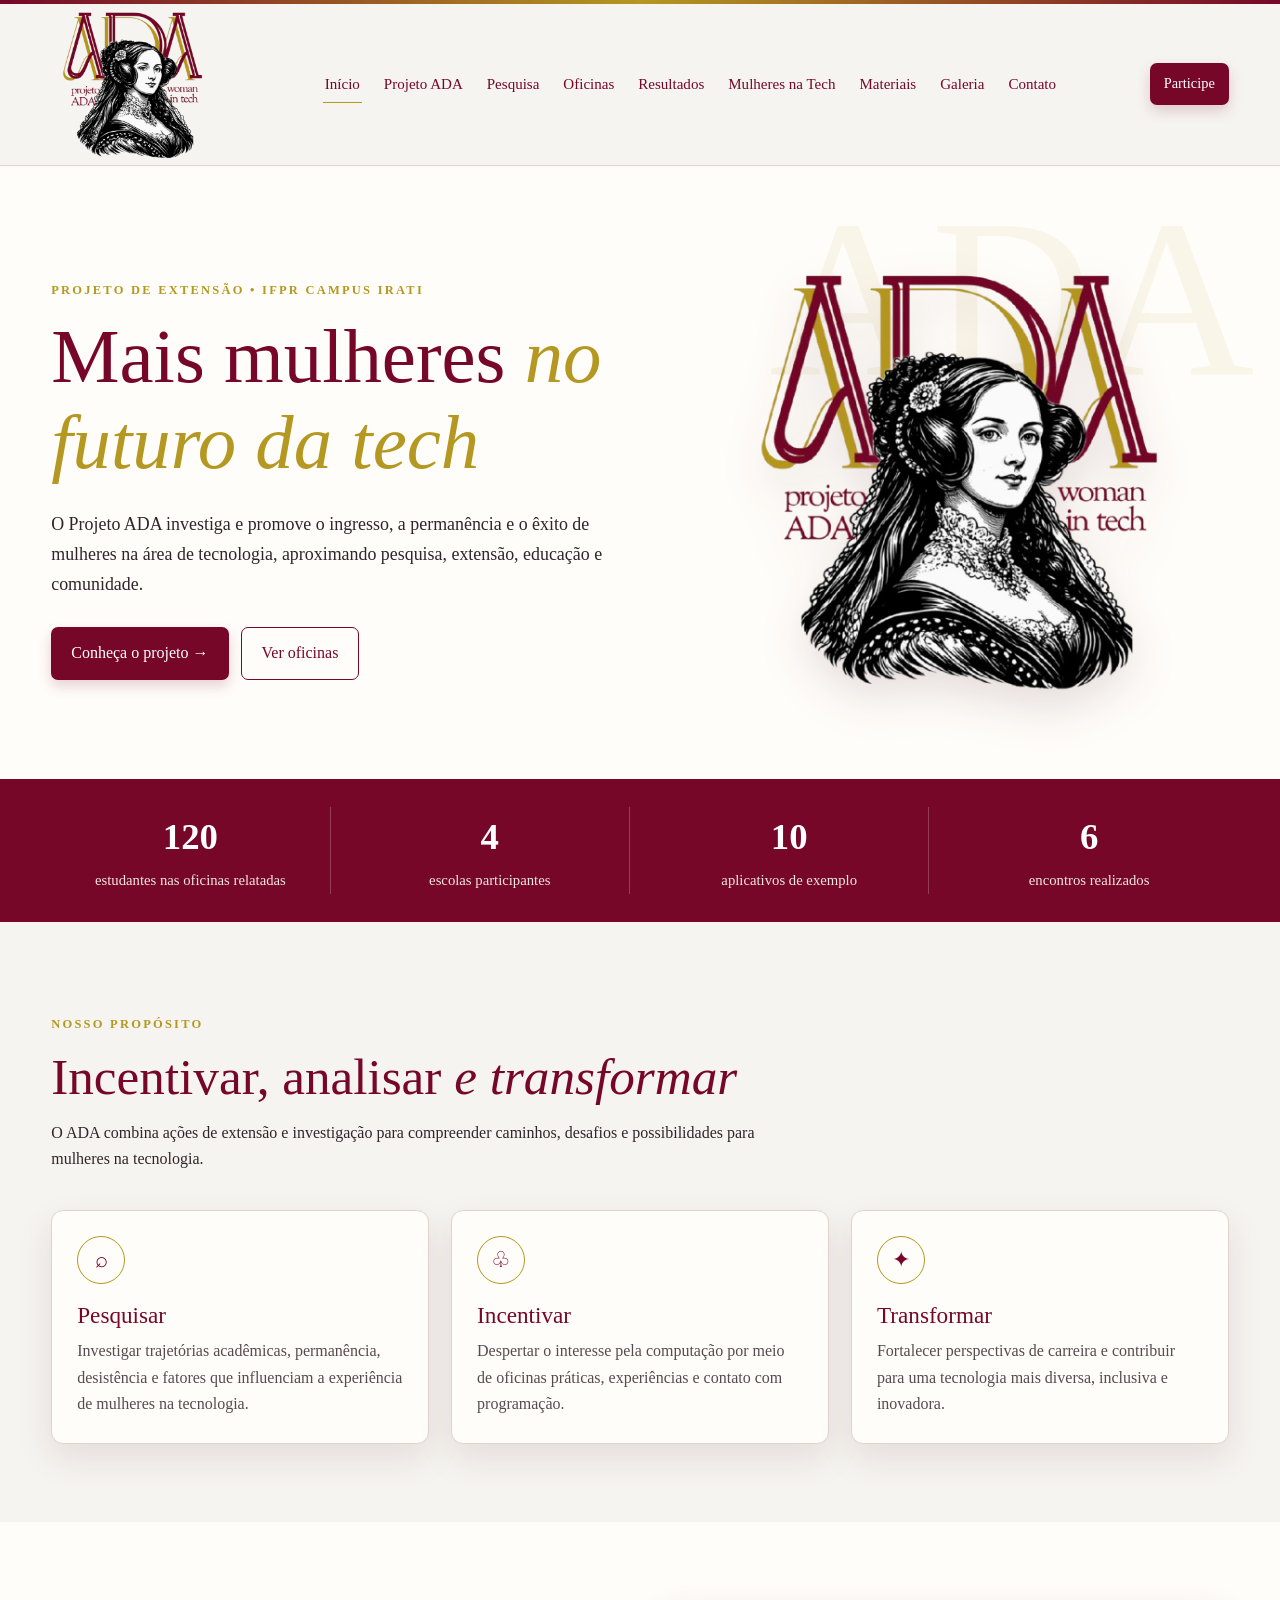
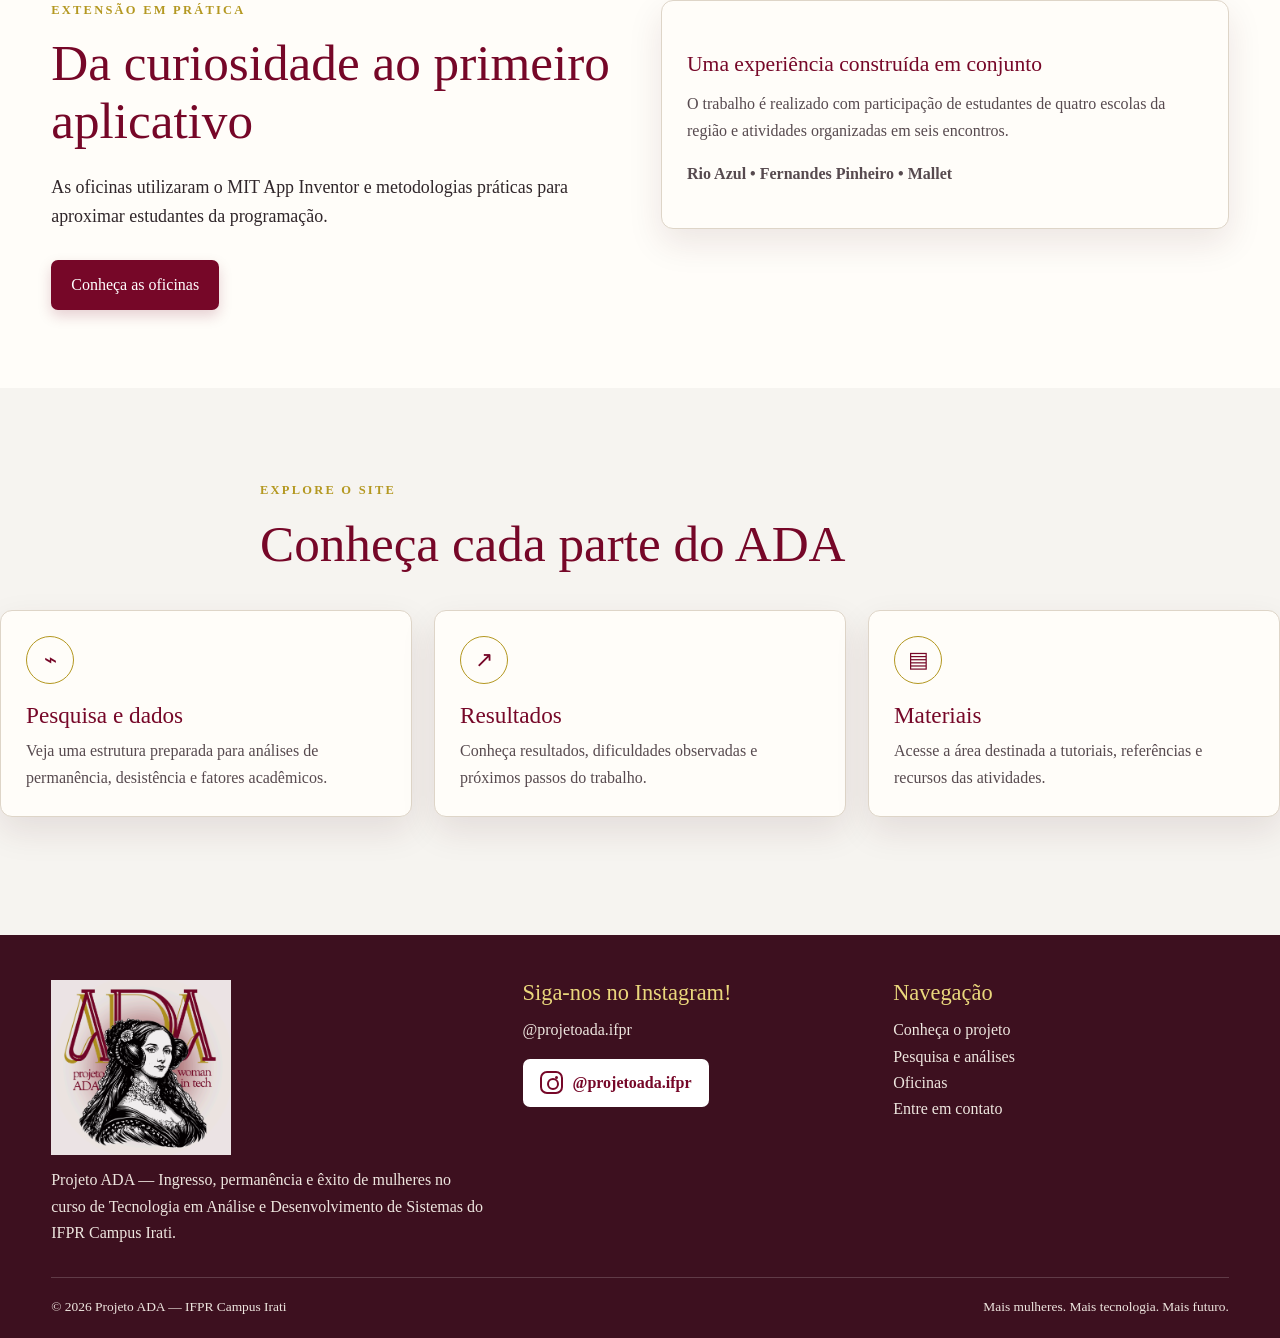
<file: index.html>
<!DOCTYPE html>
<html lang="pt-BR">
<head>
<meta charset="UTF-8">
<meta name="viewport" content="width=device-width, initial-scale=1.0">
<meta name="description" content="Projeto ADA — mulheres na tecnologia, IFPR Campus Irati.">
<title>Mais mulheres no futuro da tech | Projeto ADA</title>
<link rel="stylesheet" href="css/style.css">
<link rel="shortcut icon" type="imagex/png" href="img/ada.ico">
</head>

<body>
<div class="topline"></div>
<header class="header">
  <div class="container navbar">
    <a class="brand" href="index.html" aria-label="ADA - início">
      <img src="img/ada-semfundo.png" alt="Logo do Projeto ADA">
    </a>
    <button class="menu-btn" aria-label="Abrir menu">☰</button>
    <nav>
      <ul class="nav-links">
        <li><a class="active" href="index.html">Início</a></li>
        <li><a class="" href="projeto.html">Projeto ADA</a></li>
        <li><a class="" href="pesquisa.html">Pesquisa</a></li>
        <li><a class="" href="oficinas.html">Oficinas</a></li>
        <li><a class="" href="resultados.html">Resultados</a></li>
        <li><a class="" href="mulheres.html">Mulheres na Tech</a></li>
        <li><a class="" href="materiais.html">Materiais</a></li>
        <li><a class="" href="galeria.html">Galeria</a></li>
        <li><a class="" href="contato.html">Contato</a></li>
      </ul>
    </nav>
    <a class="btn small" href="contato.html">Participe</a>
  </div>
</header>

<main>
  <section class="hero">
  <div class="container hero-grid">
    <div class="reveal">
      <p class="eyebrow">Projeto de extensão • IFPR Campus Irati</p>
      <h1>Mais mulheres <em>no futuro da tech</em></h1>
      <p class="lead">O Projeto ADA investiga e promove o ingresso, a permanência e o êxito de mulheres na área de tecnologia, aproximando pesquisa, extensão, educação e comunidade.</p>
        <div class="hero-actions">
          <a class="btn" href="projeto.html">Conheça o projeto →</a>
          <a class="btn outline" href="oficinas.html">Ver oficinas</a>
        </div>
    </div>
    <div class="hero-art reveal"><img src="img/ada-semfundo.png" alt="Identidade visual do Projeto ADA"></div>
    </div>
  </section>
<section class="stats">
  <div class="container stats-grid">
    <div class="stat"><strong class="counter" data-target="120">0</strong><span>estudantes nas oficinas relatadas</span></div>
      <div class="stat"><strong class="counter" data-target="4">0</strong><span>escolas participantes</span></div>
        <div class="stat"><strong class="counter" data-target="10">0</strong><span>aplicativos de exemplo</span></div>
        <div class="stat"><strong class="counter" data-target="6">0</strong><span>encontros realizados</span></div>
  </div>
</section>
<section class="section">
  <div class="container">
    <div class="section-head reveal">
      <p class="eyebrow">Nosso propósito</p>
      <h2>Incentivar, analisar <em>e transformar</em></h2>
      <p>O ADA combina ações de extensão e investigação para compreender caminhos, desafios e possibilidades para mulheres na tecnologia.</p>
    </div>
      <div class="cards">
      <article class="card reveal">
        <div class="icon">⌕</div>
        <h3>Pesquisar</h3>
        <p>Investigar trajetórias acadêmicas, permanência, desistência e fatores que influenciam a experiência de mulheres na tecnologia.</p>
      </article>
      <article class="card reveal">
        <div class="icon">♧</div>
        <h3>Incentivar</h3>
        <p>Despertar o interesse pela computação por meio de oficinas práticas, experiências e contato com programação.</p>
      </article>
      <article class="card reveal">
        <div class="icon">✦</div>
        <h3>Transformar</h3>
        <p>Fortalecer perspectivas de carreira e contribuir para uma tecnologia mais diversa, inclusiva e inovadora.</p>
      </article>
      </div>
  </div>
</section>
<section class="section alt">
  <div class="container two-col">
    <div class="reveal">
      <p class="eyebrow">Extensão em prática</p>
      <h2>Da curiosidade ao primeiro aplicativo</h2>
      <p class="lead">As oficinas utilizaram o MIT App Inventor e metodologias práticas para aproximar estudantes da programação.</p>
      <a class="btn" href="oficinas.html">Conheça as oficinas</a>
    </div>
    <div class="card reveal">
      <h3>Uma experiência construída em conjunto</h3>
      <p>O trabalho é realizado com participação de estudantes de quatro escolas da região e atividades organizadas em seis encontros.</p>
      <div class="ornament">
      </div>
      <p><strong>Rio Azul • Fernandes Pinheiro • Mallet</strong></p>
    </div>
  </div>
</section>
<section class="section">
  <div class="container section-head reveal">
    <p class="eyebrow">Explore o site</p><h2>Conheça cada parte do ADA</h2>
  </div>
    <div class="cards">
      <a class="card reveal" href="pesquisa.html">
        <div class="icon">⌁</div><h3>Pesquisa e dados</h3>
        <p>Veja uma estrutura preparada para análises de permanência, desistência e fatores acadêmicos.</p>
      </a>
      <a class="card reveal" href="resultados.html">
        <div class="icon">↗</div><h3>Resultados</h3>
        <p>Conheça resultados, dificuldades observadas e próximos passos do trabalho.</p>
      </a>
      <a class="card reveal" href="materiais.html">
        <div class="icon">▤</div><h3>Materiais</h3>
        <p>Acesse a área destinada a tutoriais, referências e recursos das atividades.</p>
      </a>
    </div>
  </div>
</section>
</main>

<footer class="footer">
  <div class="container footer-grid">
    <div>
      <img class="footer-logo" src="img/ada.webp" alt="Projeto ADA">
      <p>Projeto ADA — Ingresso, permanência e êxito de mulheres no curso de Tecnologia em Análise e Desenvolvimento de Sistemas do IFPR Campus Irati.</p>
    </div>
    <div>
      <h3>Siga-nos no Instagram!</h3>
      <p>@projetoada.ifpr</p>
      <a class="insta-btn" href="https://www.instagram.com/projetoada.ifpr/?hl=en" target="_blank" rel="noopener noreferrer" aria-label="Abrir Instagram do Projeto ADA">
        <span class="insta-icon"></span> @projetoada.ifpr
      </a>
    </div>
    <div>
      <h3>Navegação</h3>
      <p><a href="projeto.html">Conheça o projeto</a></p>
      <p><a href="pesquisa.html">Pesquisa e análises</a></p>
      <p><a href="oficinas.html">Oficinas</a></p>
      <p><a href="contato.html">Entre em contato</a></p>
    </div>
  </div>
  <div class="container footer-bottom">
    <span>© 2026 Projeto ADA — IFPR Campus Irati</span>
    <span>Mais mulheres. Mais tecnologia. Mais futuro.</span>
  </div>
</footer>
<div class="toast" aria-live="polite"></div>
<script src="js/script.js"></script>
</body>
</html>
</file>
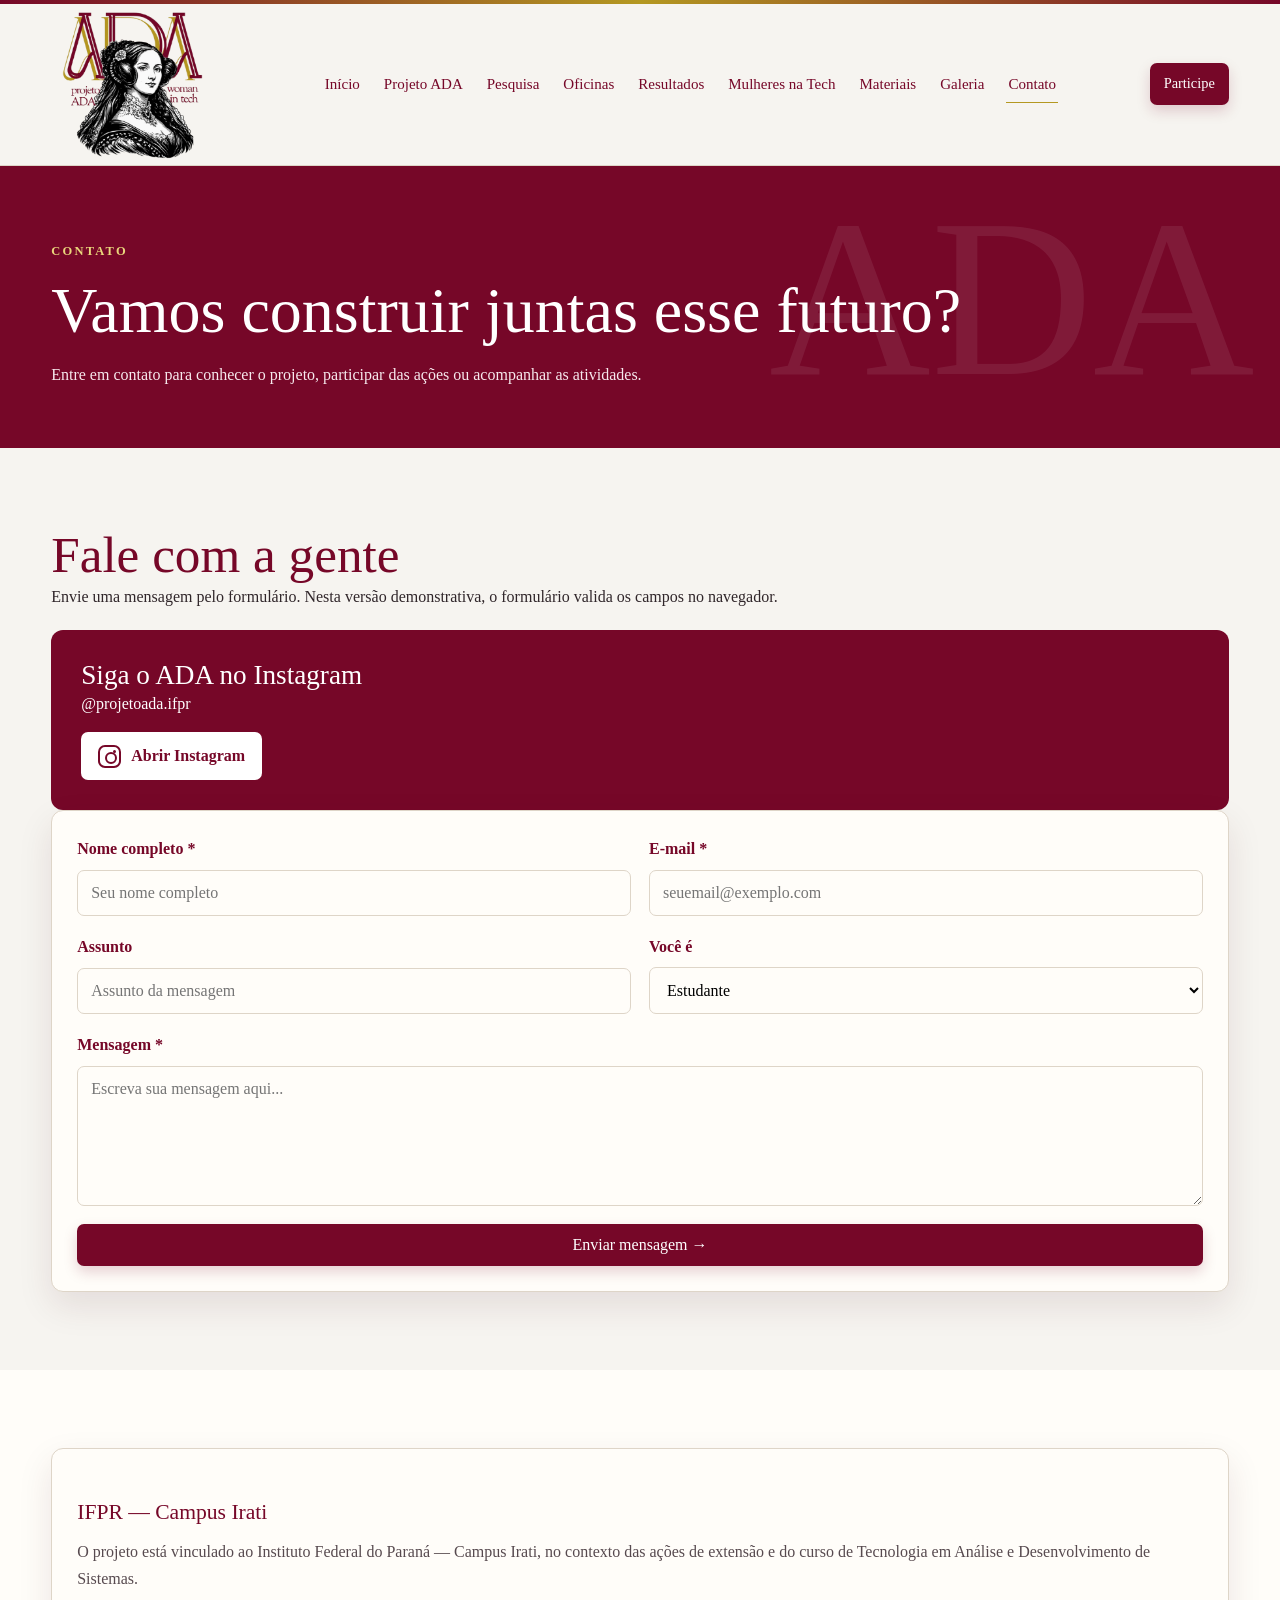
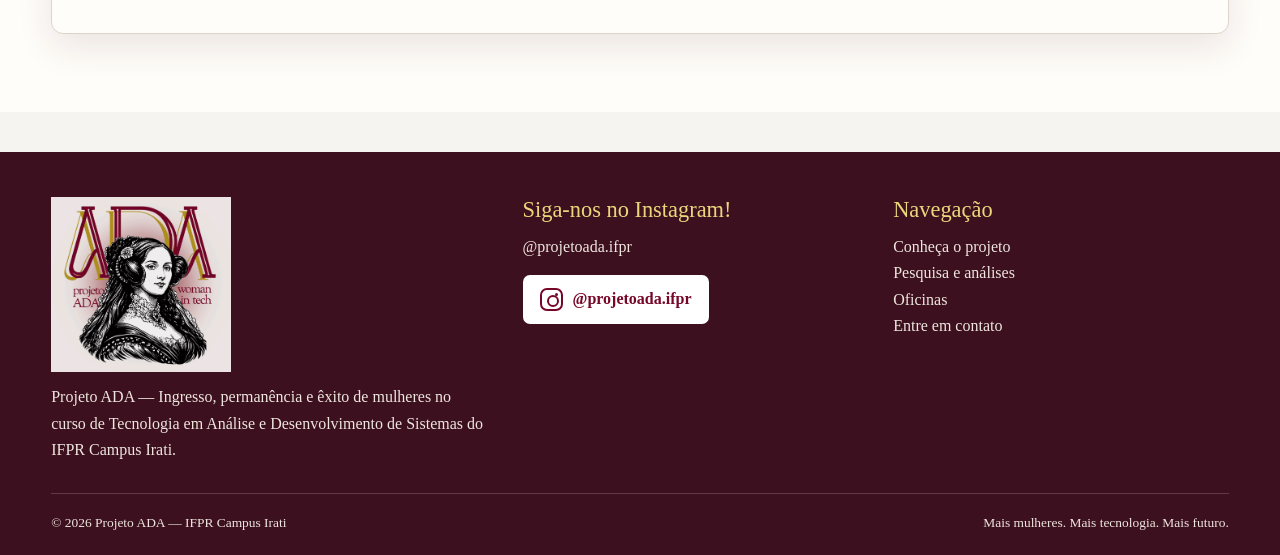
<file: contato.html>
<!DOCTYPE html>
<html lang="pt-BR">
<head>
<meta charset="UTF-8">
<meta name="viewport" content="width=device-width, initial-scale=1.0">
<meta name="description" content="Projeto ADA — mulheres na tecnologia, IFPR Campus Irati.">
<title>Contato | Projeto ADA</title>
<link rel="stylesheet" href="css/style.css">
<link rel="shortcut icon" type="imagex/png" href="img/ada.ico">
</head>

<body>
<div class="topline"></div>
<header class="header">
  <div class="container navbar">
    <a class="brand" href="index.html" aria-label="ADA - início">
      <img src="img/ada-semfundo.png" alt="Logo do Projeto ADA">
    </a>
    <button class="menu-btn" aria-label="Abrir menu">☰</button>
    <nav>
      <ul class="nav-links">
        <li><a class="" href="index.html">Início</a></li>
        <li><a class="" href="projeto.html">Projeto ADA</a></li>
        <li><a class="" href="pesquisa.html">Pesquisa</a></li>
        <li><a class="" href="oficinas.html">Oficinas</a></li>
        <li><a class="" href="resultados.html">Resultados</a></li>
        <li><a class="" href="mulheres.html">Mulheres na Tech</a></li>
        <li><a class="" href="materiais.html">Materiais</a></li>
        <li><a class="" href="galeria.html">Galeria</a></li>
        <li><a class="active" href="contato.html">Contato</a></li>
      </ul>
    </nav>
    <a class="btn small" href="contato.html">Participe</a>
  </div>
</header>

<main>
<section class="page-hero">
  <div class="container">
    <p class="eyebrow">Contato</p>
    <h1>Vamos construir juntas esse futuro?</h1>
    <p>Entre em contato para conhecer o projeto, participar das ações ou acompanhar as atividades.</p>
  </div>
</section>
<section class="section">
  <div class="container contact-grid">
<div>
<h2>Fale com a gente</h2>
<p>Envie uma mensagem pelo formulário. Nesta versão demonstrativa, o formulário valida os campos no navegador.</p>
<div class="instagram-box">
  <h3>Siga o ADA no Instagram</h3>
  <p>@projetoada.ifpr</p>
  <a class="insta-btn" href="https://www.instagram.com/projetoada.ifpr/?hl=en" target="_blank" rel="noopener noreferrer"><span class="insta-icon"></span> Abrir Instagram</a>
</div>
</div>

<form id="contactForm" class="card">
<div class="form-grid">
<div class="field">
  <label for="nome">Nome completo *</label>
  <input id="nome" name="nome" placeholder="Seu nome completo" required>
</div>
<div class="field">
  <label for="email">E-mail *</label>
  <input id="email" type="email" name="email" placeholder="seuemail@exemplo.com" required>
</div>
<div class="field">
  <label for="assunto">Assunto</label>
  <input id="assunto" type="assunto" name="assunto" placeholder="Assunto da mensagem" required>
</div>
<div class="field">
  <label for="vinculo">Você é</label>
  <select id="vinculo" name="vinculo" required>
    <option>Estudante</option>
    <option>Professor(a)</option>
    <option>Pesquisador(a)</option>
    <option>Comunidade</option>
    <option>Outro</option>
  </select>
  </div>
<div class="field full">
  <label for="mensagem">Mensagem *</label>
  <textarea id="mensagem" name="mensagem" placeholder="Escreva sua mensagem aqui..." required></textarea>
</div>
<div class="field full">
  <button class="btn" type="submit" id="submit-button">Enviar mensagem →</button>
</div>
</div>
</form>
</div>
</section>
<section class="section alt">
  <div class="container">
    <div class="card">
      <h3>IFPR — Campus Irati</h3>
      <p>O projeto está vinculado ao Instituto Federal do Paraná — Campus Irati, no contexto das ações de extensão e do curso de Tecnologia em Análise e Desenvolvimento de Sistemas.</p>
    </div>
  </div>
</section>
</main>
<div class="modal">
  <div class="modal-box">
    <button class="close" aria-label="Fechar">×</button>
    <h2 data-modal-title></h2><p data-modal-text style="margin-top:15px"></p>
  </div>
</div>

<footer class="footer">
  <div class="container footer-grid">
    <div>
      <img class="footer-logo" src="img/ada.webp" alt="Projeto ADA">
      <p>Projeto ADA — Ingresso, permanência e êxito de mulheres no curso de Tecnologia em Análise e Desenvolvimento de Sistemas do IFPR Campus Irati.</p>
    </div>
    <div>
      <h3>Siga-nos no Instagram!</h3>
      <p>@projetoada.ifpr</p>
      <a class="insta-btn" href="https://www.instagram.com/projetoada.ifpr/?hl=en" target="_blank" rel="noopener noreferrer" aria-label="Abrir Instagram do Projeto ADA">
        <span class="insta-icon"></span> @projetoada.ifpr
      </a>
    </div>
    <div>
      <h3>Navegação</h3>
      <p><a href="projeto.html">Conheça o projeto</a></p>
      <p><a href="pesquisa.html">Pesquisa e análises</a></p>
      <p><a href="oficinas.html">Oficinas</a></p>
      <p><a href="contato.html">Entre em contato</a></p>
    </div>
  </div>
  <div class="container footer-bottom">
    <span>© 2026 Projeto ADA — IFPR Campus Irati</span>
    <span>Mais mulheres. Mais tecnologia. Mais futuro.</span>
  </div>
</footer>
<div class="toast" aria-live="polite"></div>
<script src="js/script.js"></script>
</body>
</html>
</file>
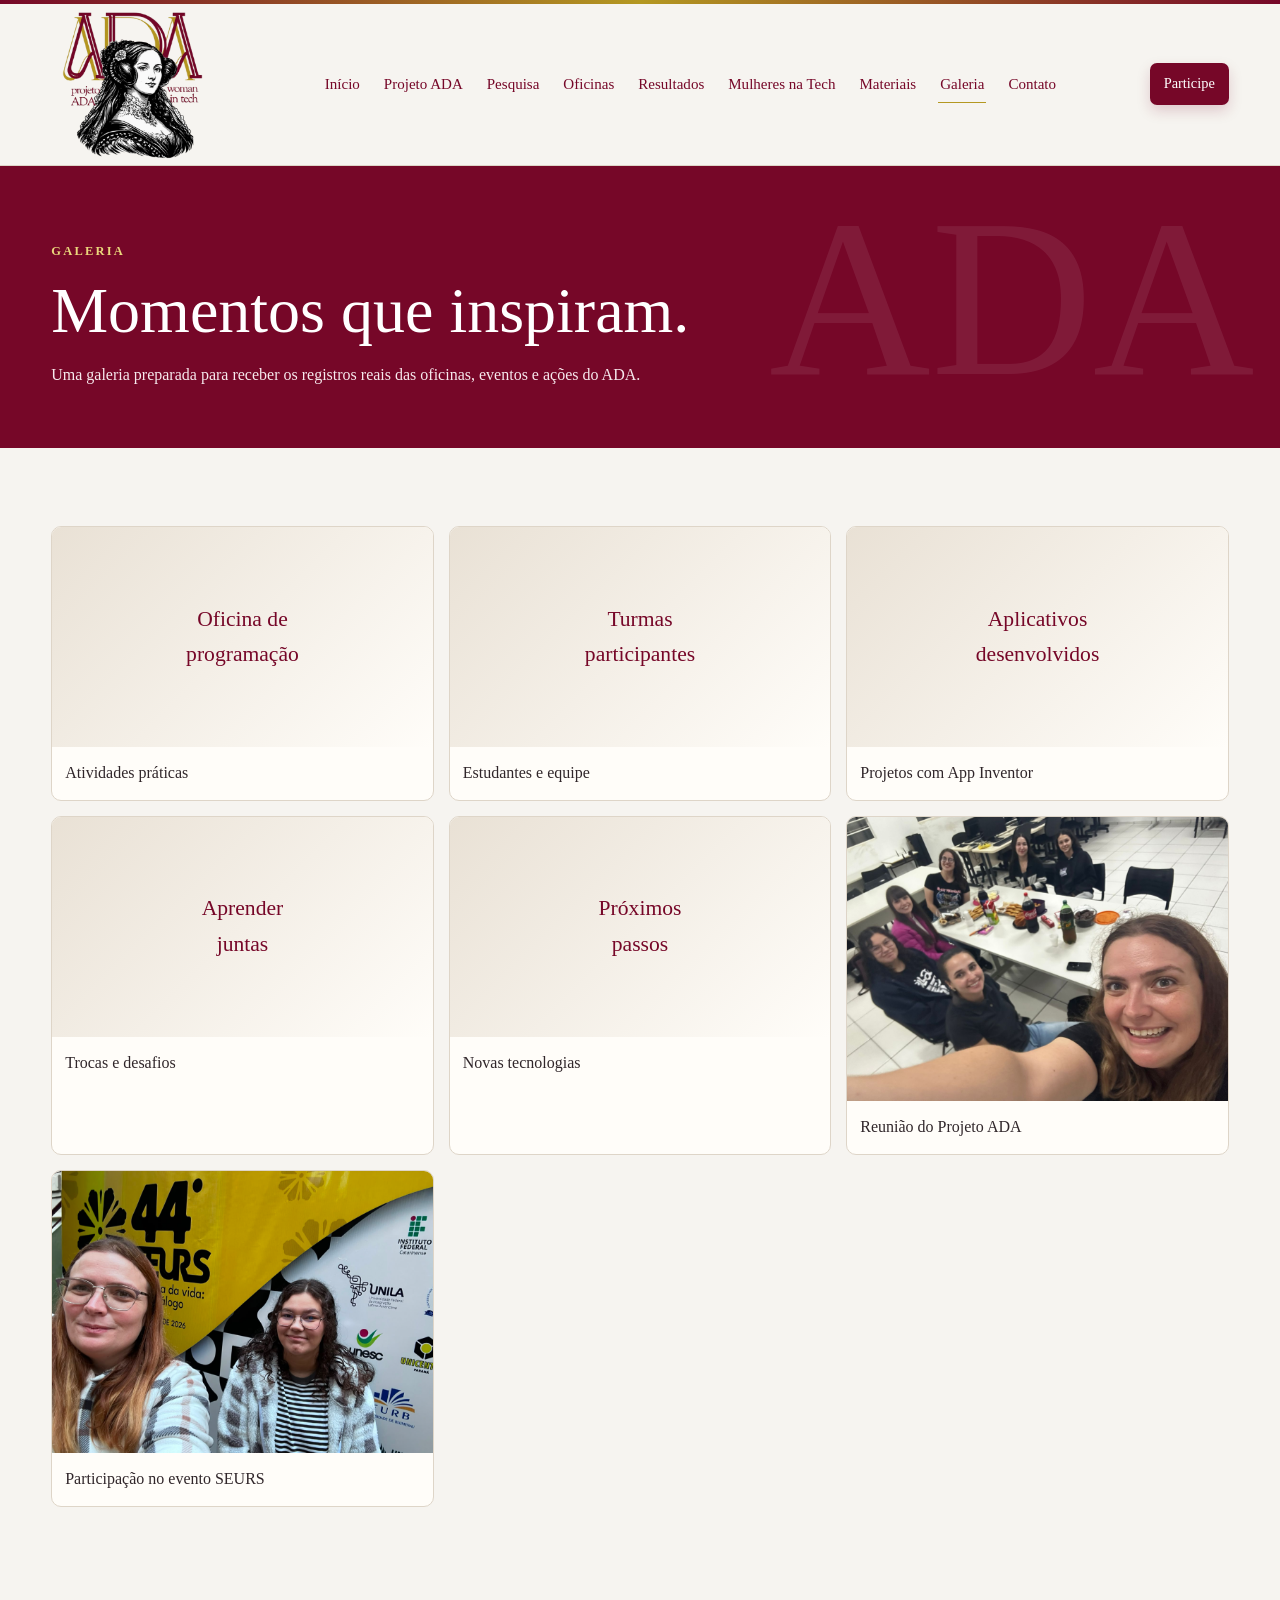
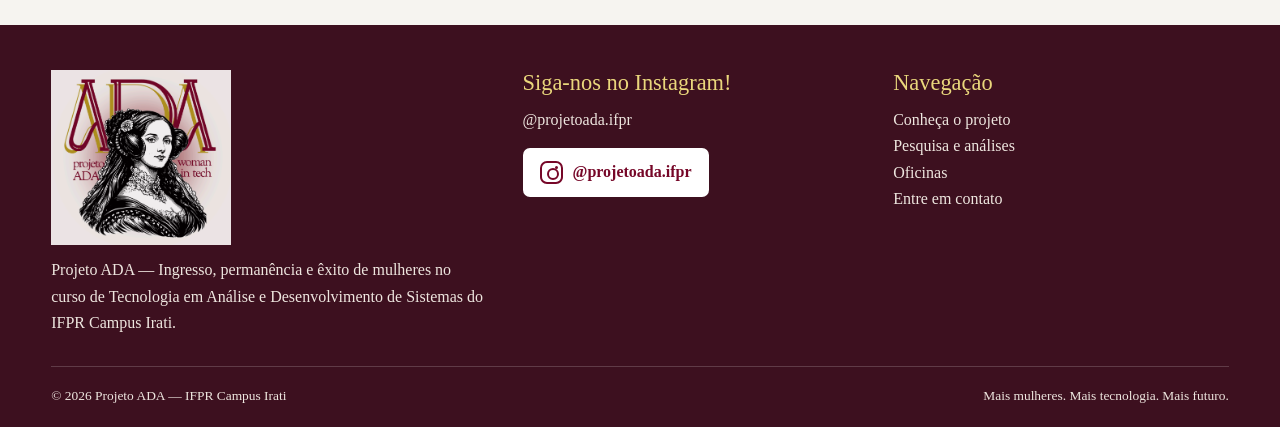
<file: galeria.html>
<!DOCTYPE html>
<html lang="pt-BR">
<head>
<meta charset="UTF-8">
<meta name="viewport" content="width=device-width, initial-scale=1.0">
<meta name="description" content="Projeto ADA — mulheres na tecnologia, IFPR Campus Irati.">
<title>Galeria | Projeto ADA</title>
<link rel="stylesheet" href="css/style.css">
<link rel="shortcut icon" type="imagex/png" href="img/ada.ico">
</head>

<body>
<div class="topline"></div>
<header class="header">
  <div class="container navbar">
    <a class="brand" href="index.html" aria-label="ADA - início">
      <img src="img/ada-semfundo.png" alt="Logo do Projeto ADA">
    </a>
    <button class="menu-btn" aria-label="Abrir menu">☰</button>
    <nav>
      <ul class="nav-links">
        <li><a class="" href="index.html">Início</a></li>
        <li><a class="" href="projeto.html">Projeto ADA</a></li>
        <li><a class="" href="pesquisa.html">Pesquisa</a></li>
        <li><a class="" href="oficinas.html">Oficinas</a></li>
        <li><a class="" href="resultados.html">Resultados</a></li>
        <li><a class="" href="mulheres.html">Mulheres na Tech</a></li>
        <li><a class="" href="materiais.html">Materiais</a></li>
        <li><a class="active" href="galeria.html">Galeria</a></li>
        <li><a class="" href="contato.html">Contato</a></li>
      </ul>
    </nav>
    <a class="btn small" href="contato.html">Participe</a>
  </div>
</header>

<main>
<section class="page-hero">
  <div class="container">
  <p class="eyebrow">Galeria</p>
  <h1>Momentos que inspiram.</h1>
  <p>Uma galeria preparada para receber os registros reais das oficinas, eventos e ações do ADA.</p>
</div>
</section>
<section class="section">
  <div class="container">
<div class="gallery">
<div class="gallery-item" data-modal="Substitua este espaço por uma fotografia autorizada de uma oficina." data-title="Oficina de programação">
  <div class="fake-photo">Oficina de<br>programação</div>
  <div class="gallery-caption">Atividades práticas</div>
</div>
<div class="gallery-item" data-modal="Substitua por um registro real de uma turma participante." data-title="Turmas participantes">
  <div class="fake-photo">Turmas<br>participantes</div>
  <div class="gallery-caption">Estudantes e equipe</div>
</div>
<div class="gallery-item" data-modal="Substitua por uma captura dos aplicativos desenvolvidos." data-title="Aplicativos">
  <div class="fake-photo">Aplicativos<br>desenvolvidos</div>
  <div class="gallery-caption">Projetos com App Inventor</div>
</div>
<div class="gallery-item" data-modal="Substitua por registros das atividades colaborativas." data-title="Colaboração">
  <div class="fake-photo">Aprender<br>juntas</div>
  <div class="gallery-caption">Trocas e desafios</div>
</div>
<div class="gallery-item" data-modal="Substitua por registros das próximas ações do projeto." data-title="Próximas ações">
  <div class="fake-photo">Próximos<br>passos</div>
  <div class="gallery-caption">Novas tecnologias</div>
</div>
<div class="gallery-item" data-modal="Registro da reunião do Projeto ADA" data-title="Reunião">
  <div class="gallery-photo">
    <img src="img/reunião.webp" alt="Participantes durante uma reunião do Projeto ADA">
  </div>
  <div class="gallery-caption">Reunião do Projeto ADA</div>
</div>
<div class="gallery-item" data-modal="Registro da reunião do Projeto ADA" data-title="Reunião">
  <div class="gallery-photo">
    <img src="img/seminario-seurs.webp" alt="Participantes durante uma reunião do Projeto ADA">
  </div>
  <div class="gallery-caption">Participação no evento SEURS</div>
</div>
</div>
</div>
</section>
</main>

<footer class="footer">
  <div class="container footer-grid">
    <div>
      <img class="footer-logo" src="img/ada.webp" alt="Projeto ADA">
      <p>Projeto ADA — Ingresso, permanência e êxito de mulheres no curso de Tecnologia em Análise e Desenvolvimento de Sistemas do IFPR Campus Irati.</p>
    </div>
    <div>
      <h3>Siga-nos no Instagram!</h3>
      <p>@projetoada.ifpr</p>
      <a class="insta-btn" href="https://www.instagram.com/projetoada.ifpr/?hl=en" target="_blank" rel="noopener noreferrer" aria-label="Abrir Instagram do Projeto ADA">
        <span class="insta-icon"></span> @projetoada.ifpr
      </a>
    </div>
    <div>
      <h3>Navegação</h3>
      <p><a href="projeto.html">Conheça o projeto</a></p>
      <p><a href="pesquisa.html">Pesquisa e análises</a></p>
      <p><a href="oficinas.html">Oficinas</a></p>
      <p><a href="contato.html">Entre em contato</a></p>
    </div>
  </div>
  <div class="container footer-bottom">
    <span>© 2026 Projeto ADA — IFPR Campus Irati</span>
    <span>Mais mulheres. Mais tecnologia. Mais futuro.</span>
  </div>
</footer>
<div class="toast" aria-live="polite"></div>
<script src="js/script.js"></script>
</body>
</html>
</file>
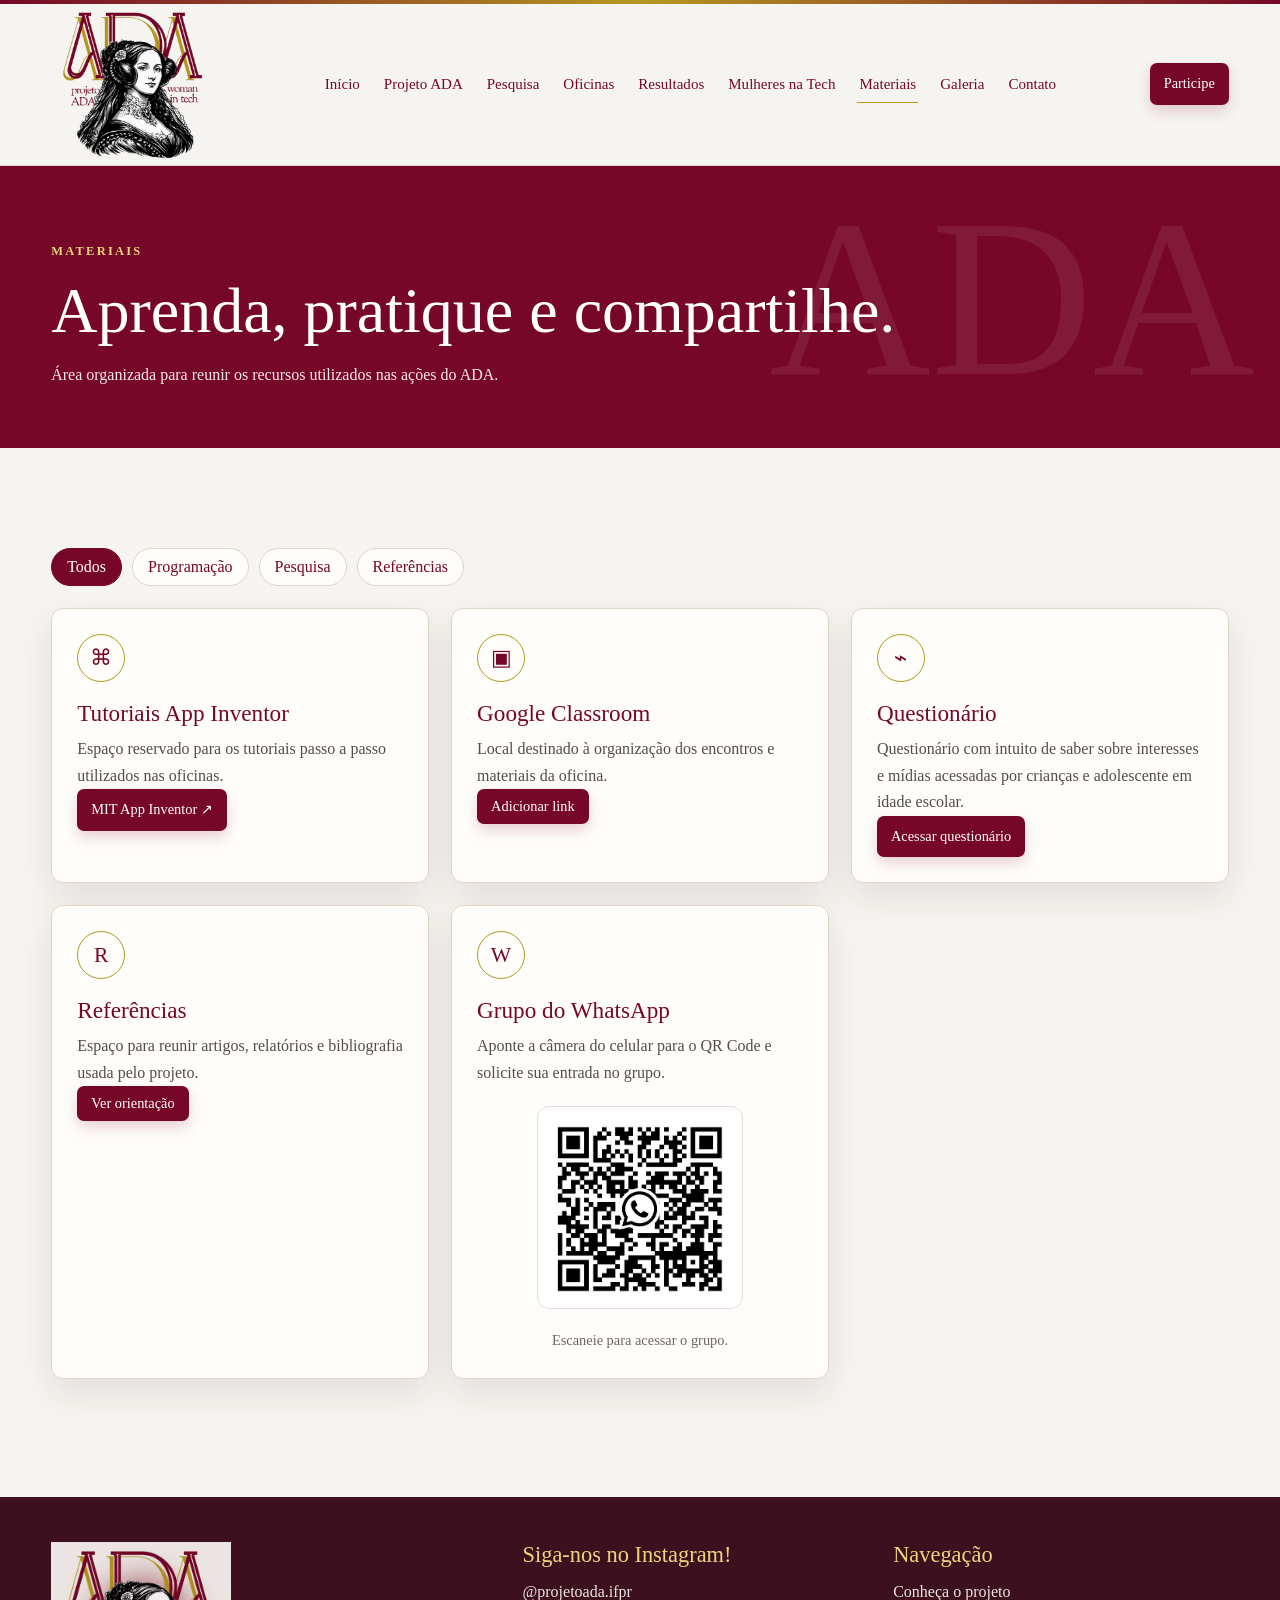
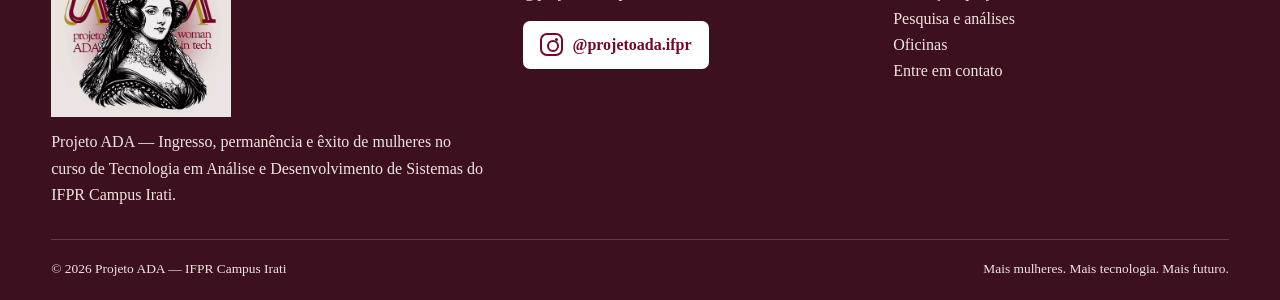
<file: materiais.html>
<!DOCTYPE html>
<html lang="pt-BR">
<head>
<meta charset="UTF-8">
<meta name="viewport" content="width=device-width, initial-scale=1.0">
<meta name="description" content="Projeto ADA — mulheres na tecnologia, IFPR Campus Irati.">
<title>Materiais | Projeto ADA</title>
<link rel="stylesheet" href="css/style.css">
<link rel="shortcut icon" type="imagex/png" href="img/ada.ico">
</head>

<body>
<div class="topline"></div>
<header class="header">
  <div class="container navbar">
    <a class="brand" href="index.html" aria-label="ADA - início">
      <img src="img/ada-semfundo.png" alt="Logo do Projeto ADA">
    </a>
    <button class="menu-btn" aria-label="Abrir menu">☰</button>
    <nav>
      <ul class="nav-links">
        <li><a class="" href="index.html">Início</a></li>
        <li><a class="" href="projeto.html">Projeto ADA</a></li>
        <li><a class="" href="pesquisa.html">Pesquisa</a></li>
        <li><a class="" href="oficinas.html">Oficinas</a></li>
        <li><a class="" href="resultados.html">Resultados</a></li>
        <li><a class="" href="mulheres.html">Mulheres na Tech</a></li>
        <li><a class="active" href="materiais.html">Materiais</a></li>
        <li><a class="" href="galeria.html">Galeria</a></li>
        <li><a class="" href="contato.html">Contato</a></li>
      </ul>
    </nav>
    <a class="btn small" href="contato.html">Participe</a>
  </div>
</header>

<main>
<section class="page-hero">
  <div class="container">
    <p class="eyebrow">Materiais</p>
    <h1>Aprenda, pratique e compartilhe.</h1>
    <p>Área organizada para reunir os recursos utilizados nas ações do ADA.</p>
  </div>
</section>
<section class="section">
  <div class="container">
<div class="filters">
<button class="filter-btn active" data-filter="todos">Todos</button>
<button class="filter-btn" data-filter="programacao">Programação</button>
<button class="filter-btn" data-filter="pesquisa">Pesquisa</button>
<button class="filter-btn" data-filter="referencias">Referências</button>
</div>

<div class="cards">
<div class="card reveal" data-category="programacao">
  <div class="icon">⌘</div><h3>Tutoriais App Inventor</h3>
  <p>Espaço reservado para os tutoriais passo a passo utilizados nas oficinas.</p>
  <a class="btn small" href="https://appinventor.mit.edu/" target="_blank" rel="noopener">MIT App Inventor ↗</a>
</div>

<div class="card reveal" data-category="programacao">
  <div class="icon">▣</div>
  <h3>Google Classroom</h3>
  <p>Local destinado à organização dos encontros e materiais da oficina.</p>
  <button class="btn small" data-modal="Adicione aqui o link institucional do Google Classroom quando a equipe decidir torná-lo público." data-title="Google Classroom">Adicionar link</button>
</div>

<div class="card reveal" data-category="pesquisa">
  <div class="icon">⌁</div>
  <h3>Questionário</h3>
  <p>Questionário com intuito de saber sobre interesses e mídias acessadas por crianças e adolescente em idade escolar.</p>
  <a class="btn small" href="https://forms.gle/FziGCErv4DT5CyZ6A" target="_blank">Acessar questionário</a></div>

<div class="card reveal" data-category="referencias">
  <div class="icon">R</div>
  <h3>Referências</h3>
  <p>Espaço para reunir artigos, relatórios e bibliografia usada pelo projeto.</p>
  <button class="btn small" data-modal="A bibliografia pode ser expandida conforme novos trabalhos forem incorporados ao projeto." data-title="Referências">Ver orientação</button>
</div>

<div class="card reveal" data-category="programacao">
    <div class="icon">W</div>
    <h3>Grupo do WhatsApp</h3>
    <p>Aponte a câmera do celular para o QR Code e solicite sua entrada no grupo.</p>
    <div class="whatsapp-qr">
        <img src="img/qrcode-grupointercampi.webp" alt="QR Code para entrar no grupo do WhatsApp">
    </div>
    <p class="qr-caption">Escaneie para acessar o grupo.</p>

</div>
</div>
</div>
</section>
</main>

<footer class="footer">
  <div class="container footer-grid">
    <div>
      <img class="footer-logo" src="img/ada.webp" alt="Projeto ADA">
      <p>Projeto ADA — Ingresso, permanência e êxito de mulheres no curso de Tecnologia em Análise e Desenvolvimento de Sistemas do IFPR Campus Irati.</p>
    </div>
    <div>
      <h3>Siga-nos no Instagram!</h3>
      <p>@projetoada.ifpr</p>
      <a class="insta-btn" href="https://www.instagram.com/projetoada.ifpr/?hl=en" target="_blank" rel="noopener noreferrer" aria-label="Abrir Instagram do Projeto ADA">
        <span class="insta-icon"></span> @projetoada.ifpr
      </a>
    </div>
    <div>
      <h3>Navegação</h3>
      <p><a href="projeto.html">Conheça o projeto</a></p>
      <p><a href="pesquisa.html">Pesquisa e análises</a></p>
      <p><a href="oficinas.html">Oficinas</a></p>
      <p><a href="contato.html">Entre em contato</a></p>
    </div>
  </div>
  <div class="container footer-bottom">
    <span>© 2026 Projeto ADA — IFPR Campus Irati</span>
    <span>Mais mulheres. Mais tecnologia. Mais futuro.</span>
  </div>
</footer>
<div class="toast" aria-live="polite"></div>
<script src="js/script.js"></script>
</body>
</html>
</file>
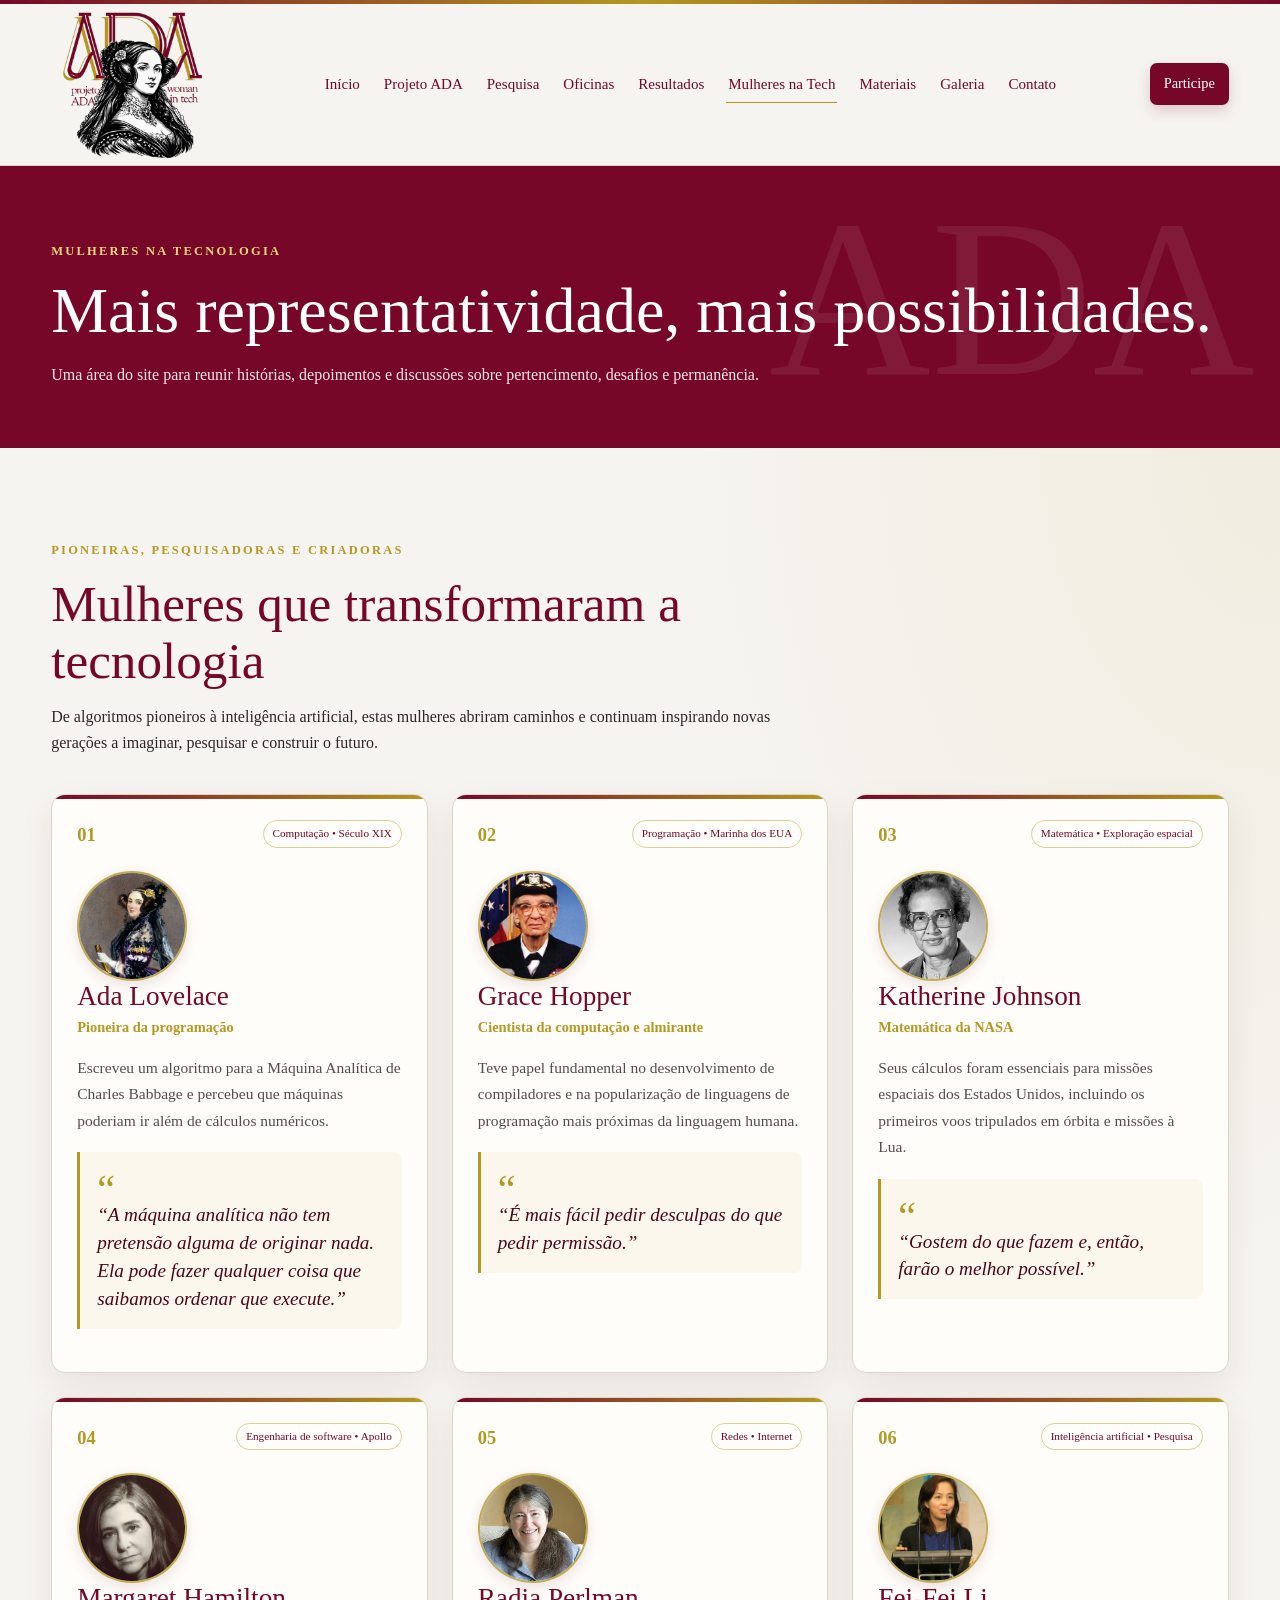
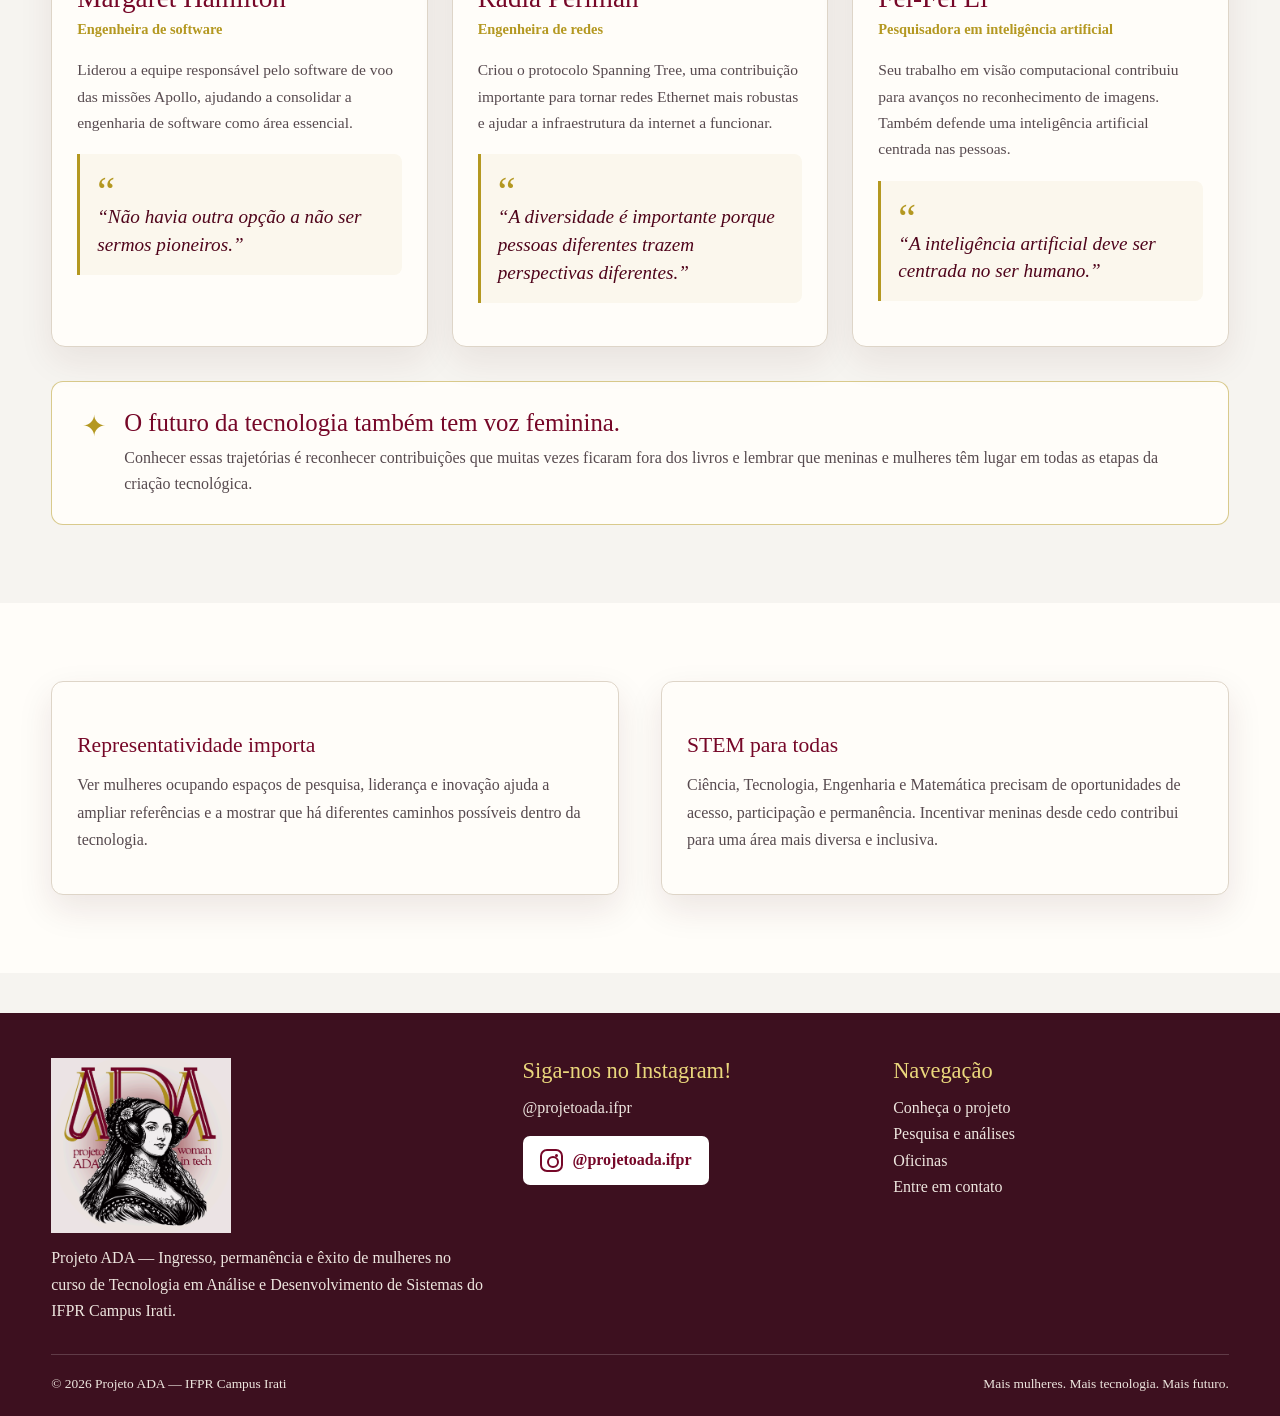
<file: mulheres.html>
<!DOCTYPE html>
<html lang="pt-BR">
<head>
<meta charset="UTF-8">
<meta name="viewport" content="width=device-width, initial-scale=1.0">
<meta name="description" content="Projeto ADA — mulheres na tecnologia, IFPR Campus Irati.">
<title>Mulheres na Tech | Projeto ADA</title>
<link rel="stylesheet" href="css/style.css">
<link rel="shortcut icon" type="imagex/png" href="img/ada.ico">
</head>

<body>
<div class="topline"></div>
<header class="header">
  <div class="container navbar">
    <a class="brand" href="index.html" aria-label="ADA - início">
      <img src="img/ada-semfundo.png" alt="Logo do Projeto ADA">
    </a>
    <button class="menu-btn" aria-label="Abrir menu">☰</button>
    <nav>
      <ul class="nav-links">
        <li><a class="" href="index.html">Início</a></li>
        <li><a class="" href="projeto.html">Projeto ADA</a></li>
        <li><a class="" href="pesquisa.html">Pesquisa</a></li>
        <li><a class="" href="oficinas.html">Oficinas</a></li>
        <li><a class="" href="resultados.html">Resultados</a></li>
        <li><a class="active" href="mulheres.html">Mulheres na Tech</a></li>
        <li><a class="" href="materiais.html">Materiais</a></li>
        <li><a class="" href="galeria.html">Galeria</a></li>
        <li><a class="" href="contato.html">Contato</a></li>
      </ul>
    </nav>
    <a class="btn small" href="contato.html">Participe</a>
  </div>
</header>

<main>
<section class="page-hero">
  <div class="container">
    <p class="eyebrow">Mulheres na tecnologia</p>
    <h1>Mais representatividade, mais possibilidades.</h1>
    <p>Uma área do site para reunir histórias, depoimentos e discussões sobre pertencimento, desafios e permanência.</p>
  </div>
</section>
<section class="section women-section">
  <div class="container">
    <div class="section-head">
      <p class="eyebrow">Pioneiras, pesquisadoras e criadoras</p>
      <h2>Mulheres que transformaram a tecnologia</h2>
      <p>De algoritmos pioneiros à inteligência artificial, estas mulheres abriram caminhos e continuam inspirando novas gerações a imaginar, pesquisar e construir o futuro.</p>
    </div>

    <div class="women-grid">
      <article class="woman-card reveal">
        <div class="woman-card-top">
          <span class="woman-number">01</span>
          <span class="woman-field">Computação • Século XIX</span>
        </div>
        <figure class="woman-portrait">
          <img class="woman-photo" src="img/ada-lovelace.webp" alt="Retrato de Ada Lovelace" loading="lazy">
        <h3>Ada Lovelace</h3>
        <p class="woman-role">Pioneira da programação</p>
        <p class="woman-bio">Escreveu um algoritmo para a Máquina Analítica de Charles Babbage e percebeu que máquinas poderiam ir além de cálculos numéricos.</p>
        <blockquote>“A máquina analítica não tem pretensão alguma de originar nada. Ela pode fazer qualquer coisa que saibamos ordenar que execute.”</blockquote>
      </article>

      <article class="woman-card reveal">
        <div class="woman-card-top">
          <span class="woman-number">02</span>
          <span class="woman-field">Programação • Marinha dos EUA</span>
        </div>
        <figure class="woman-portrait">
          <img class="woman-photo" src="img/grace-hopper.webp" alt="Retrato de Grace Hopper" loading="lazy">
        <h3>Grace Hopper</h3>
        <p class="woman-role">Cientista da computação e almirante</p>
        <p class="woman-bio">Teve papel fundamental no desenvolvimento de compiladores e na popularização de linguagens de programação mais próximas da linguagem humana.</p>
        <blockquote>“É mais fácil pedir desculpas do que pedir permissão.”</blockquote>
      </article>

      <article class="woman-card reveal">
        <div class="woman-card-top">
          <span class="woman-number">03</span>
          <span class="woman-field">Matemática • Exploração espacial</span>
        </div>
        <figure class="woman-portrait">
          <img class="woman-photo" src="img/katherine-johnson.webp" alt="Retrato de Katherine Johnson" loading="lazy">
        <h3>Katherine Johnson</h3>
        <p class="woman-role">Matemática da NASA</p>
        <p class="woman-bio">Seus cálculos foram essenciais para missões espaciais dos Estados Unidos, incluindo os primeiros voos tripulados em órbita e missões à Lua.</p>
        <blockquote>“Gostem do que fazem e, então, farão o melhor possível.”</blockquote>
      </article>

      <article class="woman-card reveal">
        <div class="woman-card-top">
          <span class="woman-number">04</span>
          <span class="woman-field">Engenharia de software • Apollo</span>
        </div>
        <figure class="woman-portrait">
          <img class="woman-photo" src="img/margaret-hamilton.webp" alt="Retrato de Margaret Hamilton" loading="lazy">
        <h3>Margaret Hamilton</h3>
        <p class="woman-role">Engenheira de software</p>
        <p class="woman-bio">Liderou a equipe responsável pelo software de voo das missões Apollo, ajudando a consolidar a engenharia de software como área essencial.</p>
        <blockquote>“Não havia outra opção a não ser sermos pioneiros.”</blockquote>
      </article>

      <article class="woman-card reveal">
        <div class="woman-card-top">
          <span class="woman-number">05</span>
          <span class="woman-field">Redes • Internet</span>
        </div>
        <figure class="woman-portrait">
          <img class="woman-photo" src="img/radia-perlman.webp" alt="Retrato de Radia Perlman" loading="lazy">
        <h3>Radia Perlman</h3>
        <p class="woman-role">Engenheira de redes</p>
        <p class="woman-bio">Criou o protocolo Spanning Tree, uma contribuição importante para tornar redes Ethernet mais robustas e ajudar a infraestrutura da internet a funcionar.</p>
        <blockquote>“A diversidade é importante porque pessoas diferentes trazem perspectivas diferentes.”</blockquote>
      </article>

      <article class="woman-card reveal">
        <div class="woman-card-top">
          <span class="woman-number">06</span>
          <span class="woman-field">Inteligência artificial • Pesquisa</span>
        </div>
        <figure class="woman-portrait">
          <img class="woman-photo" src="img/fei-fei-li.webp" alt="Retrato de Fei-Fei Li" loading="lazy">
        <h3>Fei-Fei Li</h3>
        <p class="woman-role">Pesquisadora em inteligência artificial</p>
        <p class="woman-bio">Seu trabalho em visão computacional contribuiu para avanços no reconhecimento de imagens. Também defende uma inteligência artificial centrada nas pessoas.</p>
        <blockquote>“A inteligência artificial deve ser centrada no ser humano.”</blockquote>
      </article>
    </div>

    <aside class="women-callout">
      <span class="women-callout-mark" aria-hidden="true">✦</span>
      <div>
        <h3>O futuro da tecnologia também tem voz feminina.</h3>
        <p>Conhecer essas trajetórias é reconhecer contribuições que muitas vezes ficaram fora dos livros e lembrar que meninas e mulheres têm lugar em todas as etapas da criação tecnológica.</p>
      </div>
    </aside>
  </div>
</section>
<section class="section alt">
  <div class="container two-col">
    <div class="card">
      <h3>Representatividade importa</h3>
      <p>Ver mulheres ocupando espaços de pesquisa, liderança e inovação ajuda a ampliar referências e a mostrar que há diferentes caminhos possíveis dentro da tecnologia.</p>
    </div>
    <div class="card">
      <h3>STEM para todas</h3>
      <p>Ciência, Tecnologia, Engenharia e Matemática precisam de oportunidades de acesso, participação e permanência. Incentivar meninas desde cedo contribui para uma área mais diversa e inclusiva.</p>
    </div>
  </div>
</section>
</main>

<footer class="footer">
  <div class="container footer-grid">
    <div>
      <img class="footer-logo" src="img/ada.webp" alt="Projeto ADA">
      <p>Projeto ADA — Ingresso, permanência e êxito de mulheres no curso de Tecnologia em Análise e Desenvolvimento de Sistemas do IFPR Campus Irati.</p>
    </div>
    <div>
      <h3>Siga-nos no Instagram!</h3>
      <p>@projetoada.ifpr</p>
      <a class="insta-btn" href="https://www.instagram.com/projetoada.ifpr/?hl=en" target="_blank" rel="noopener noreferrer" aria-label="Abrir Instagram do Projeto ADA">
        <span class="insta-icon"></span> @projetoada.ifpr
      </a>
    </div>
    <div>
      <h3>Navegação</h3>
      <p><a href="projeto.html">Conheça o projeto</a></p>
      <p><a href="pesquisa.html">Pesquisa e análises</a></p>
      <p><a href="oficinas.html">Oficinas</a></p>
      <p><a href="contato.html">Entre em contato</a></p>
    </div>
  </div>
  <div class="container footer-bottom">
    <span>© 2026 Projeto ADA — IFPR Campus Irati</span>
    <span>Mais mulheres. Mais tecnologia. Mais futuro.</span>
  </div>
</footer>
<div class="toast" aria-live="polite"></div>
<script src="js/script.js"></script>
</body>
</html>
</file>
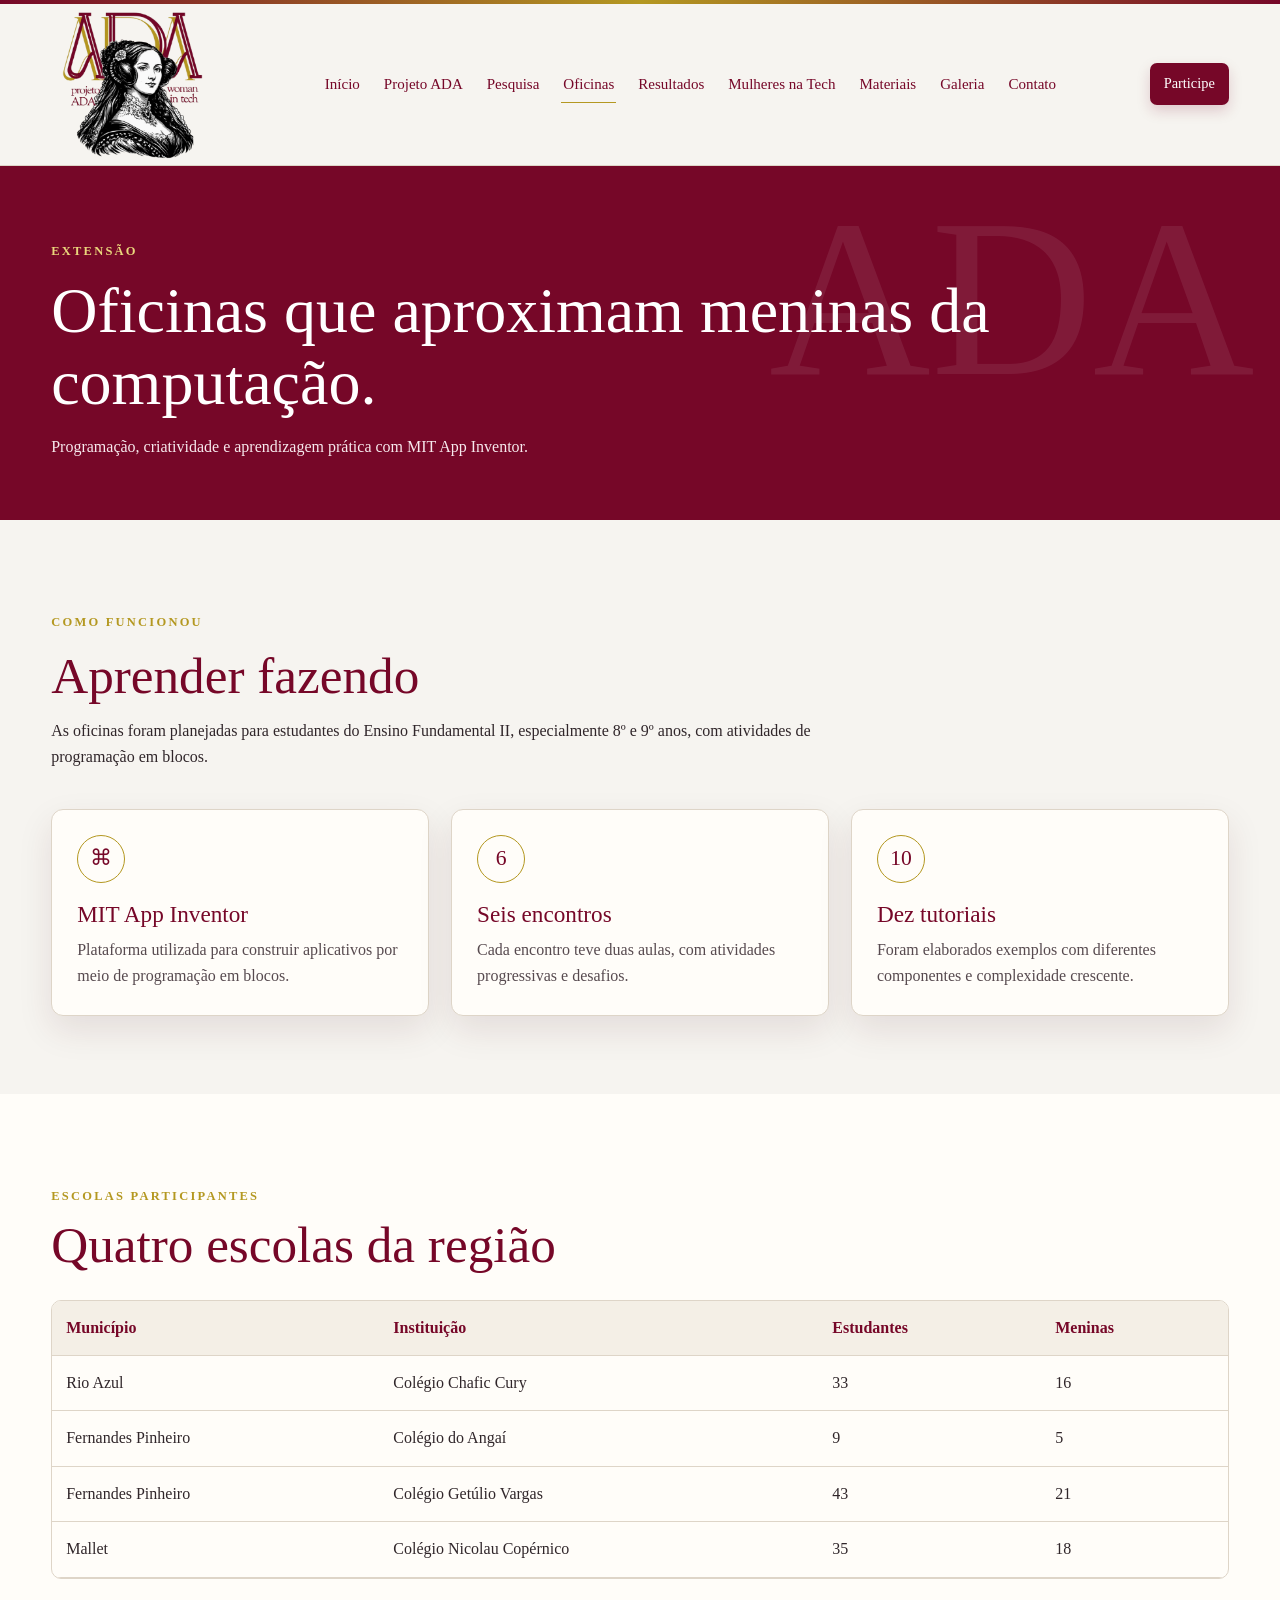
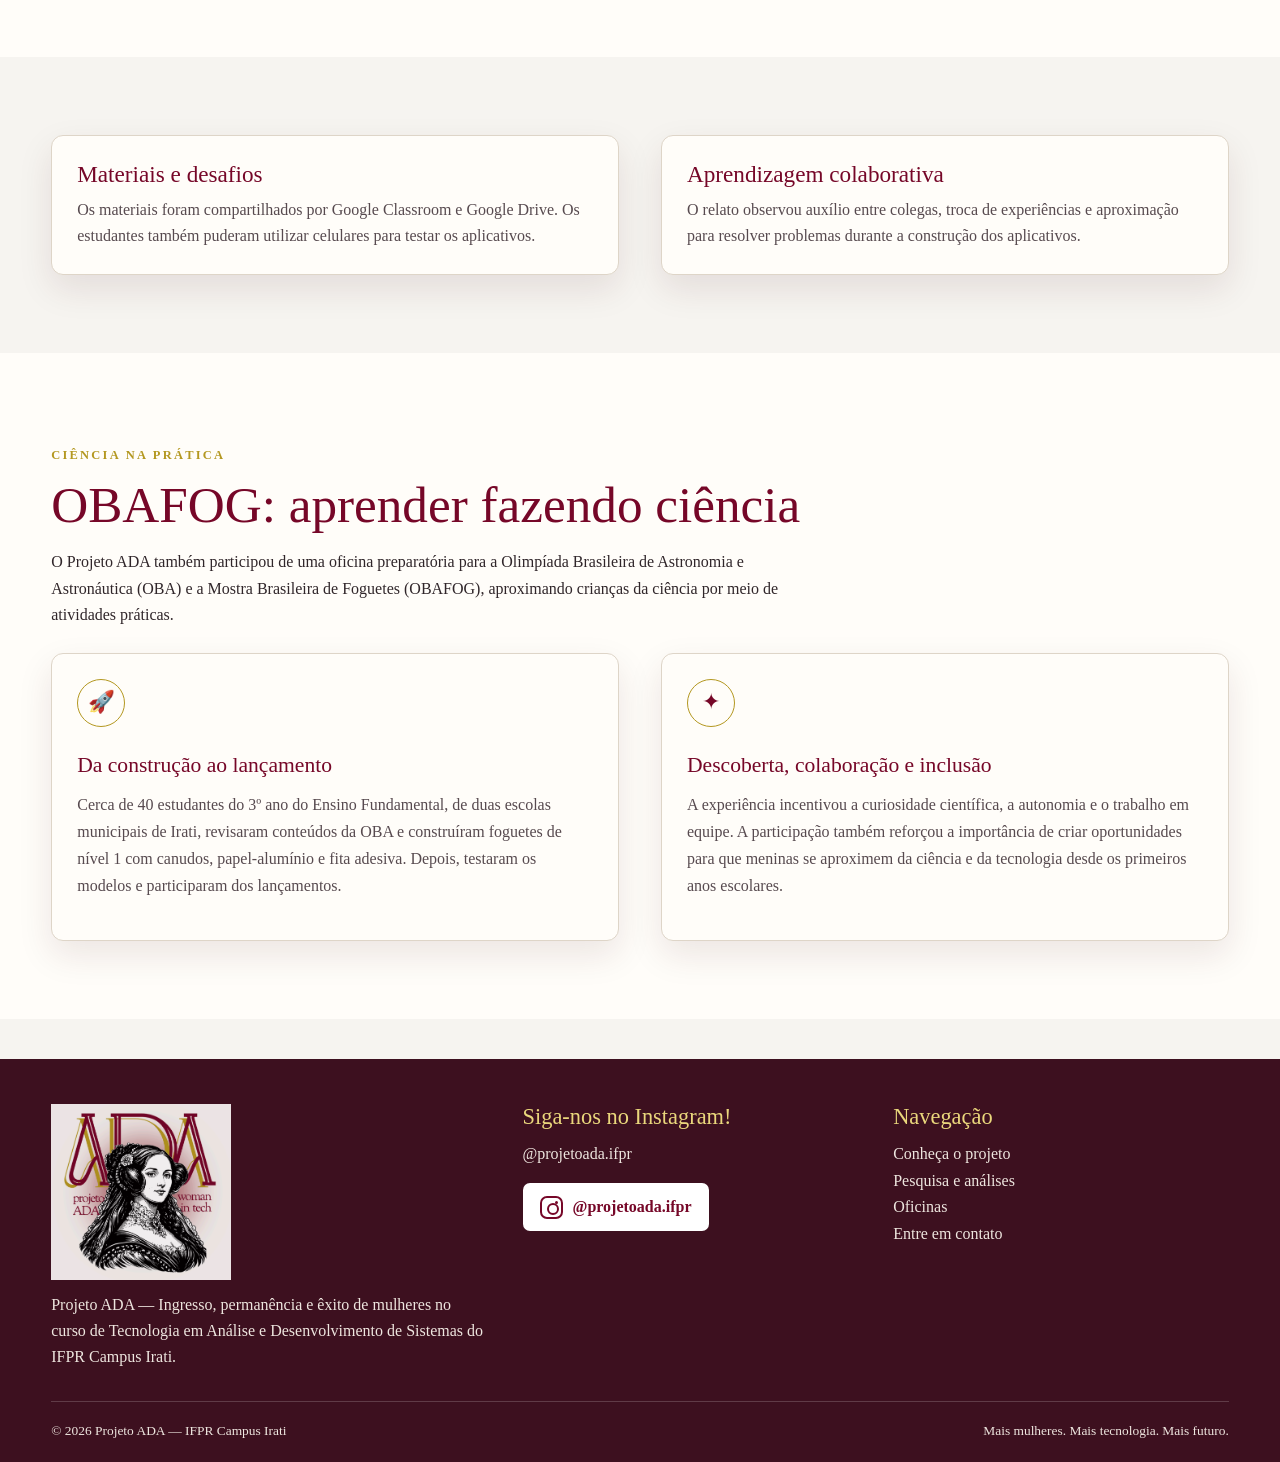
<file: oficinas.html>
<!DOCTYPE html>
<html lang="pt-BR">
<head>
<meta charset="UTF-8">
<meta name="viewport" content="width=device-width, initial-scale=1.0">
<meta name="description" content="Projeto ADA — mulheres na tecnologia, IFPR Campus Irati.">
<title>Oficinas | Projeto ADA</title>
<link rel="stylesheet" href="css/style.css">
<link rel="shortcut icon" type="imagex/png" href="img/ada.ico">
</head>

<body>
<div class="topline"></div>
<header class="header">
  <div class="container navbar">
    <a class="brand" href="index.html" aria-label="ADA - início">
      <img src="img/ada-semfundo.png" alt="Logo do Projeto ADA">
    </a>
    <button class="menu-btn" aria-label="Abrir menu">☰</button>
    <nav>
      <ul class="nav-links">
        <li><a class="" href="index.html">Início</a></li>
        <li><a class="" href="projeto.html">Projeto ADA</a></li>
        <li><a class="" href="pesquisa.html">Pesquisa</a></li>
        <li><a class="active" href="oficinas.html">Oficinas</a></li>
        <li><a class="" href="resultados.html">Resultados</a></li>
        <li><a class="" href="mulheres.html">Mulheres na Tech</a></li>
        <li><a class="" href="materiais.html">Materiais</a></li>
        <li><a class="" href="galeria.html">Galeria</a></li>
        <li><a class="" href="contato.html">Contato</a></li>
      </ul>
    </nav>
    <a class="btn small" href="contato.html">Participe</a>
  </div>
</header>

<main>
<section class="page-hero">
  <div class="container">
    <p class="eyebrow">Extensão</p>
    <h1>Oficinas que aproximam meninas da computação.</h1>
    <p>Programação, criatividade e aprendizagem prática com MIT App Inventor.</p>
  </div>
</section>
<section class="section">
  <div class="container">
<div class="section-head">
  <p class="eyebrow">Como funcionou</p>
  <h2>Aprender fazendo</h2>
  <p>As oficinas foram planejadas para estudantes do Ensino Fundamental II, especialmente 8º e 9º anos, com atividades de programação em blocos.</p>
</div>
<div class="cards">
<div class="card reveal">
  <div class="icon">⌘</div>
  <h3>MIT App Inventor</h3>
  <p>Plataforma utilizada para construir aplicativos por meio de programação em blocos.</p>
</div>
<div class="card reveal">
  <div class="icon">6</div>
  <h3>Seis encontros</h3>
  <p>Cada encontro teve duas aulas, com atividades progressivas e desafios.</p>
</div>
<div class="card reveal">
  <div class="icon">10</div>
  <h3>Dez tutoriais</h3>
  <p>Foram elaborados exemplos com diferentes componentes e complexidade crescente.</p>
</div>
</div>
</div>
</section>
<section class="section alt">
  <div class="container"><div class="section-head"><p class="eyebrow">Escolas participantes</p><h2>Quatro escolas da região</h2></div>
<div class="table-wrap">
  <table>
    <thead>
      <tr>
        <th>Município</th>
        <th>Instituição</th>
        <th>Estudantes</th>
        <th>Meninas</th>
      </tr>
    </thead>
    <tbody>
<tr>
  <td>Rio Azul</td>
  <td>Colégio Chafic Cury</td>
  <td>33</td>
  <td>16</td>
</tr>
<tr>
  <td>Fernandes Pinheiro</td>
  <td>Colégio do Angaí</td>
  <td>9</td>
  <td>5</td>
</tr>
<tr>
  <td>Fernandes Pinheiro</td>
  <td>Colégio Getúlio Vargas</td>
  <td>43</td>
  <td>21</td>
</tr>
<tr>
  <td>Mallet</td>
  <td>Colégio Nicolau Copérnico</td>
  <td>35</td>
  <td>18</td>
</tr>
</tbody>
</table>
</div>
</div>
</section>
<section class="section">
  <div class="container">
    <div class="two-col">
      <div class="card">
        <h3>Materiais e desafios</h3>
        <p>Os materiais foram compartilhados por Google Classroom e Google Drive. Os estudantes também puderam utilizar celulares para testar os aplicativos.</p>
      </div>
      <div class="card">
        <h3>Aprendizagem colaborativa</h3>
        <p>O relato observou auxílio entre colegas, troca de experiências e aproximação para resolver problemas durante a construção dos aplicativos.</p>
      </div>
    </div>
  </div>
</section>
<section class="section alt">
  <div class="container">
    <div class="section-head">
      <p class="eyebrow">Ciência na prática</p>
      <h2>OBAFOG: aprender fazendo ciência</h2>
      <p>O Projeto ADA também participou de uma oficina preparatória para a Olimpíada Brasileira de Astronomia e Astronáutica (OBA) e a Mostra Brasileira de Foguetes (OBAFOG), aproximando crianças da ciência por meio de atividades práticas.</p>
    </div>
    <div class="two-col">
      <div class="card reveal">
        <div class="icon">🚀</div>
        <h3>Da construção ao lançamento</h3>
        <p>Cerca de 40 estudantes do 3º ano do Ensino Fundamental, de duas escolas municipais de Irati, revisaram conteúdos da OBA e construíram foguetes de nível 1 com canudos, papel-alumínio e fita adesiva. Depois, testaram os modelos e participaram dos lançamentos.</p>
      </div>
      <div class="card reveal">
        <div class="icon">✦</div>
        <h3>Descoberta, colaboração e inclusão</h3>
        <p>A experiência incentivou a curiosidade científica, a autonomia e o trabalho em equipe. A participação também reforçou a importância de criar oportunidades para que meninas se aproximem da ciência e da tecnologia desde os primeiros anos escolares.</p>
      </div>
    </div>
  </div>
</section>
</main>

<footer class="footer">
  <div class="container footer-grid">
    <div>
      <img class="footer-logo" src="img/ada.webp" alt="Projeto ADA">
      <p>Projeto ADA — Ingresso, permanência e êxito de mulheres no curso de Tecnologia em Análise e Desenvolvimento de Sistemas do IFPR Campus Irati.</p>
    </div>
    <div>
      <h3>Siga-nos no Instagram!</h3>
      <p>@projetoada.ifpr</p>
      <a class="insta-btn" href="https://www.instagram.com/projetoada.ifpr/?hl=en" target="_blank" rel="noopener noreferrer" aria-label="Abrir Instagram do Projeto ADA">
        <span class="insta-icon"></span> @projetoada.ifpr
      </a>
    </div>
    <div>
      <h3>Navegação</h3>
      <p><a href="projeto.html">Conheça o projeto</a></p>
      <p><a href="pesquisa.html">Pesquisa e análises</a></p>
      <p><a href="oficinas.html">Oficinas</a></p>
      <p><a href="contato.html">Entre em contato</a></p>
    </div>
  </div>
  <div class="container footer-bottom">
    <span>© 2026 Projeto ADA — IFPR Campus Irati</span>
    <span>Mais mulheres. Mais tecnologia. Mais futuro.</span>
  </div>
</footer>
<div class="toast" aria-live="polite"></div>
<script src="js/script.js"></script>
</body>
</html>
</file>
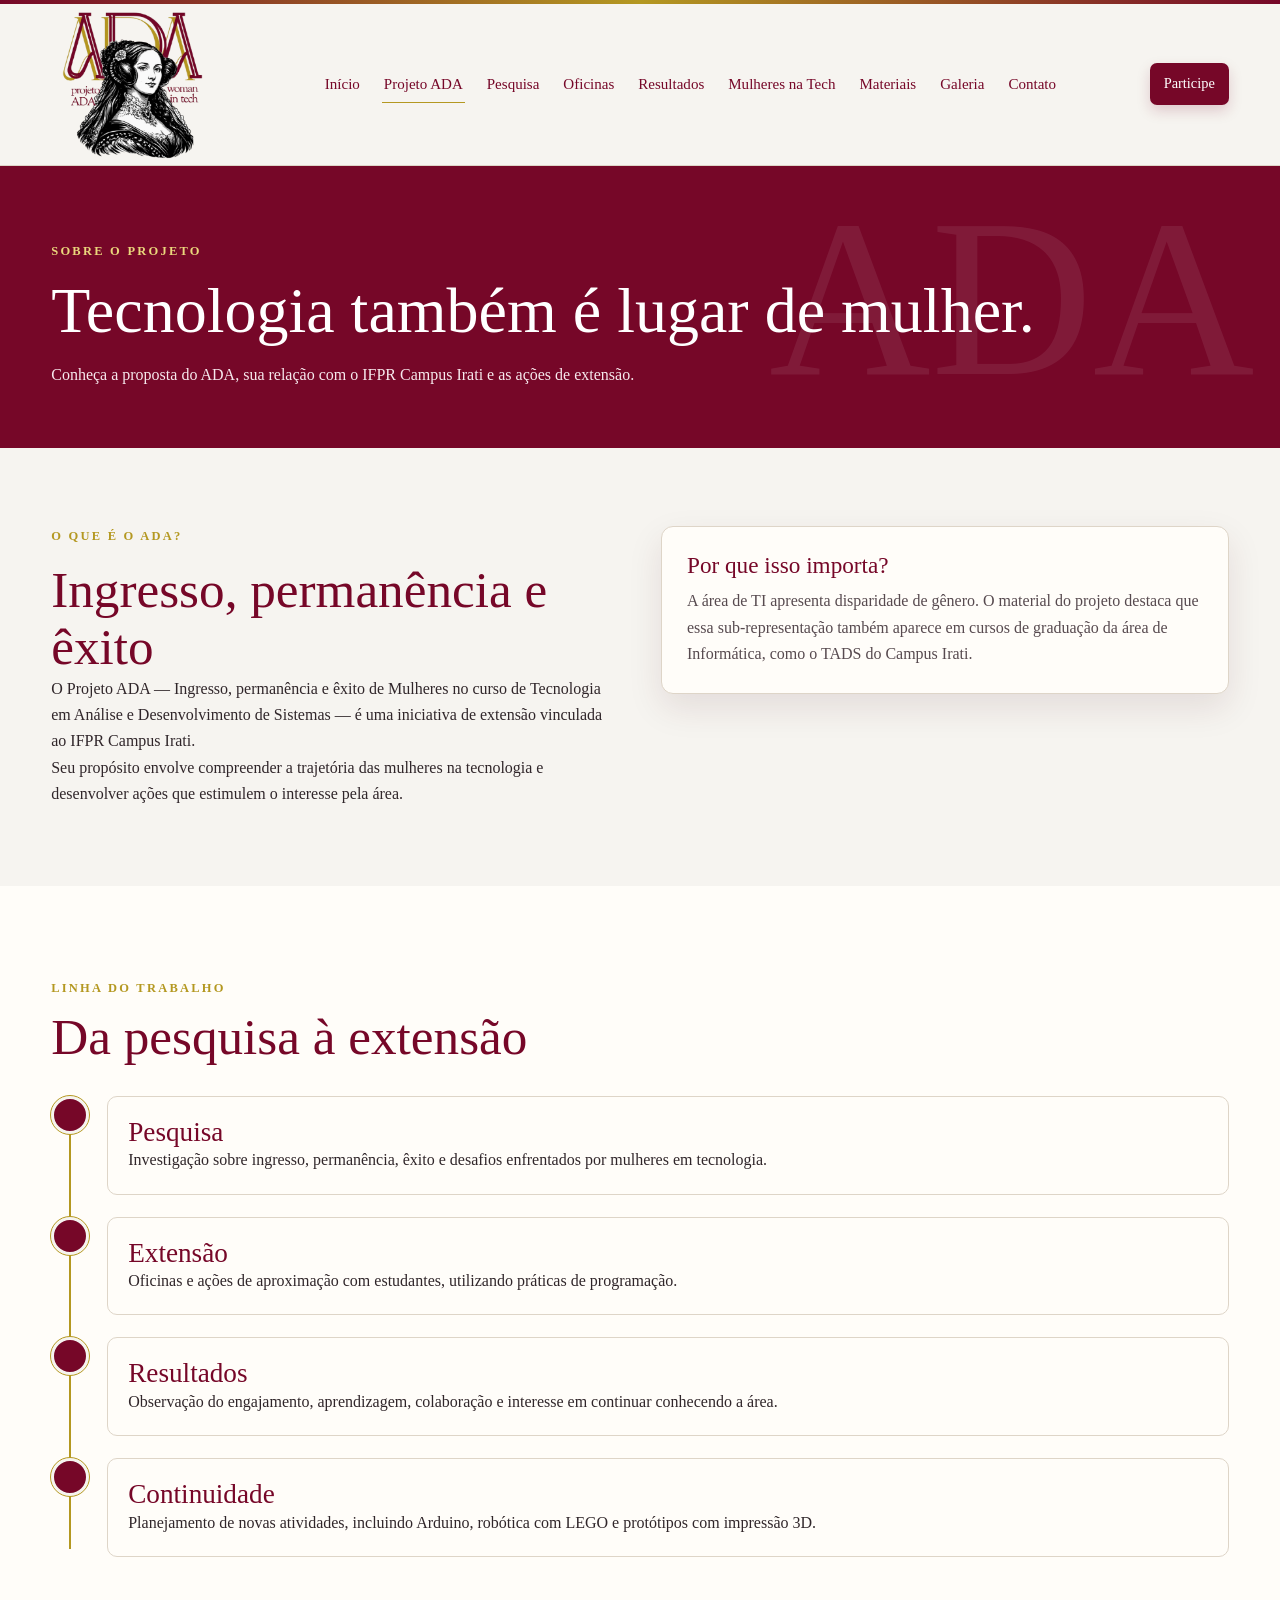
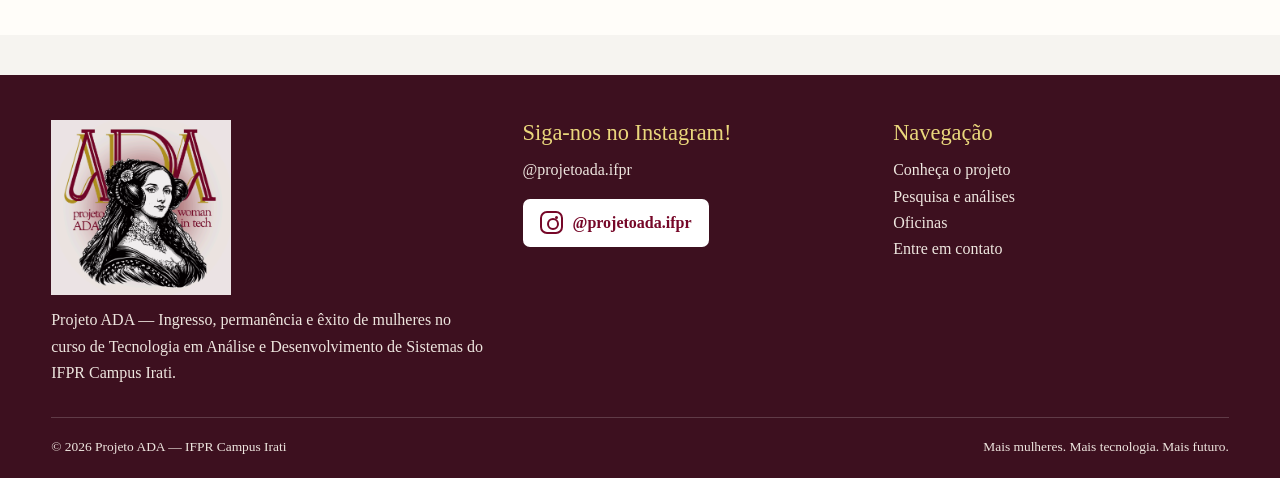
<file: projeto.html>
<!DOCTYPE html>
<html lang="pt-BR">
<head>
<meta charset="UTF-8">
<meta name="viewport" content="width=device-width, initial-scale=1.0">
<meta name="description" content="Projeto ADA — mulheres na tecnologia, IFPR Campus Irati.">
<title>Projeto ADA | Projeto ADA</title>
<link rel="stylesheet" href="css/style.css">
<link rel="shortcut icon" type="imagex/png" href="img/ada.ico">
</head>
<body>

<div class="topline"></div>
<header class="header">
  <div class="container navbar">
    <a class="brand" href="index.html" aria-label="ADA - início">
      <img src="img/ada-semfundo.png" alt="Logo do Projeto ADA">
    </a>
    <button class="menu-btn" aria-label="Abrir menu">☰</button>
    <nav>
      <ul class="nav-links">
        <li><a class="" href="index.html">Início</a></li>
        <li><a class="active" href="projeto.html">Projeto ADA</a></li>
        <li><a class="" href="pesquisa.html">Pesquisa</a></li>
        <li><a class="" href="oficinas.html">Oficinas</a></li>
        <li><a class="" href="resultados.html">Resultados</a></li>
        <li><a class="" href="mulheres.html">Mulheres na Tech</a></li>
        <li><a class="" href="materiais.html">Materiais</a></li>
        <li><a class="" href="galeria.html">Galeria</a></li>
        <li><a class="" href="contato.html">Contato</a></li>
      </ul>
    </nav>
    <a class="btn small" href="contato.html">Participe</a>
  </div>
</header>

<main>
<section class="page-hero"><div class="container">
  <p class="eyebrow">Sobre o projeto</p>
  <h1>Tecnologia também é lugar de mulher.</h1>
  <p>Conheça a proposta do ADA, sua relação com o IFPR Campus Irati e as ações de extensão.</p>
</div>
</section>
<section class="section">
<div class="container two-col">
<div class="reveal">
  <p class="eyebrow">O que é o ADA?</p>
  <h2>Ingresso, permanência e êxito</h2>
  <p>O Projeto ADA — Ingresso, permanência e êxito de Mulheres no curso de Tecnologia em Análise e Desenvolvimento de Sistemas — é uma iniciativa de extensão vinculada ao IFPR Campus Irati.</p><p>Seu propósito envolve compreender a trajetória das mulheres na tecnologia e desenvolver ações que estimulem o interesse pela área.</p>
</div>
<div class="card reveal">
  <h3>Por que isso importa?</h3>
  <p>A área de TI apresenta disparidade de gênero. O material do projeto destaca que essa sub-representação também aparece em cursos de graduação da área de Informática, como o TADS do Campus Irati.</p>
</div>
</div>
</section>
<section class="section alt">
  <div class="container">
    <div class="section-head">
      <p class="eyebrow">Linha do trabalho</p>
      <h2>Da pesquisa à extensão</h2>
    </div>
<div class="timeline">
<div class="timeline-item reveal">
  <div class="timeline-dot"></div>
  <div class="timeline-content">
    <h3>Pesquisa</h3>
    <p>Investigação sobre ingresso, permanência, êxito e desafios enfrentados por mulheres em tecnologia.</p>
  </div>
</div>
<div class="timeline-item reveal">
  <div class="timeline-dot"></div>
  <div class="timeline-content">
    <h3>Extensão</h3>
    <p>Oficinas e ações de aproximação com estudantes, utilizando práticas de programação.</p>
  </div>
</div>
<div class="timeline-item reveal">
  <div class="timeline-dot"></div>
  <div class="timeline-content">
    <h3>Resultados</h3>
    <p>Observação do engajamento, aprendizagem, colaboração e interesse em continuar conhecendo a área.</p>
  </div>
</div>
<div class="timeline-item reveal">
  <div class="timeline-dot"></div>
  <div class="timeline-content">
    <h3>Continuidade</h3>
    <p>Planejamento de novas atividades, incluindo Arduino, robótica com LEGO e protótipos com impressão 3D.</p>
  </div>
</div>
</div>
</div>
</section>
</main>

<footer class="footer">
  <div class="container footer-grid">
    <div>
      <img class="footer-logo" src="img/ada.webp" alt="Projeto ADA">
      <p>Projeto ADA — Ingresso, permanência e êxito de mulheres no curso de Tecnologia em Análise e Desenvolvimento de Sistemas do IFPR Campus Irati.</p>
    </div>
    <div>
      <h3>Siga-nos no Instagram!</h3>
      <p>@projetoada.ifpr</p>
      <a class="insta-btn" href="https://www.instagram.com/projetoada.ifpr/?hl=en" target="_blank" rel="noopener noreferrer" aria-label="Abrir Instagram do Projeto ADA">
        <span class="insta-icon"></span> @projetoada.ifpr
      </a>
    </div>
    <div>
      <h3>Navegação</h3>
      <p><a href="projeto.html">Conheça o projeto</a></p>
      <p><a href="pesquisa.html">Pesquisa e análises</a></p>
      <p><a href="oficinas.html">Oficinas</a></p>
      <p><a href="contato.html">Entre em contato</a></p>
    </div>
  </div>
  <div class="container footer-bottom">
    <span>© 2026 Projeto ADA — IFPR Campus Irati</span>
    <span>Mais mulheres. Mais tecnologia. Mais futuro.</span>
  </div>
</footer>
<div class="toast" aria-live="polite"></div>
<script src="js/script.js"></script>
</body>
</html>
</file>
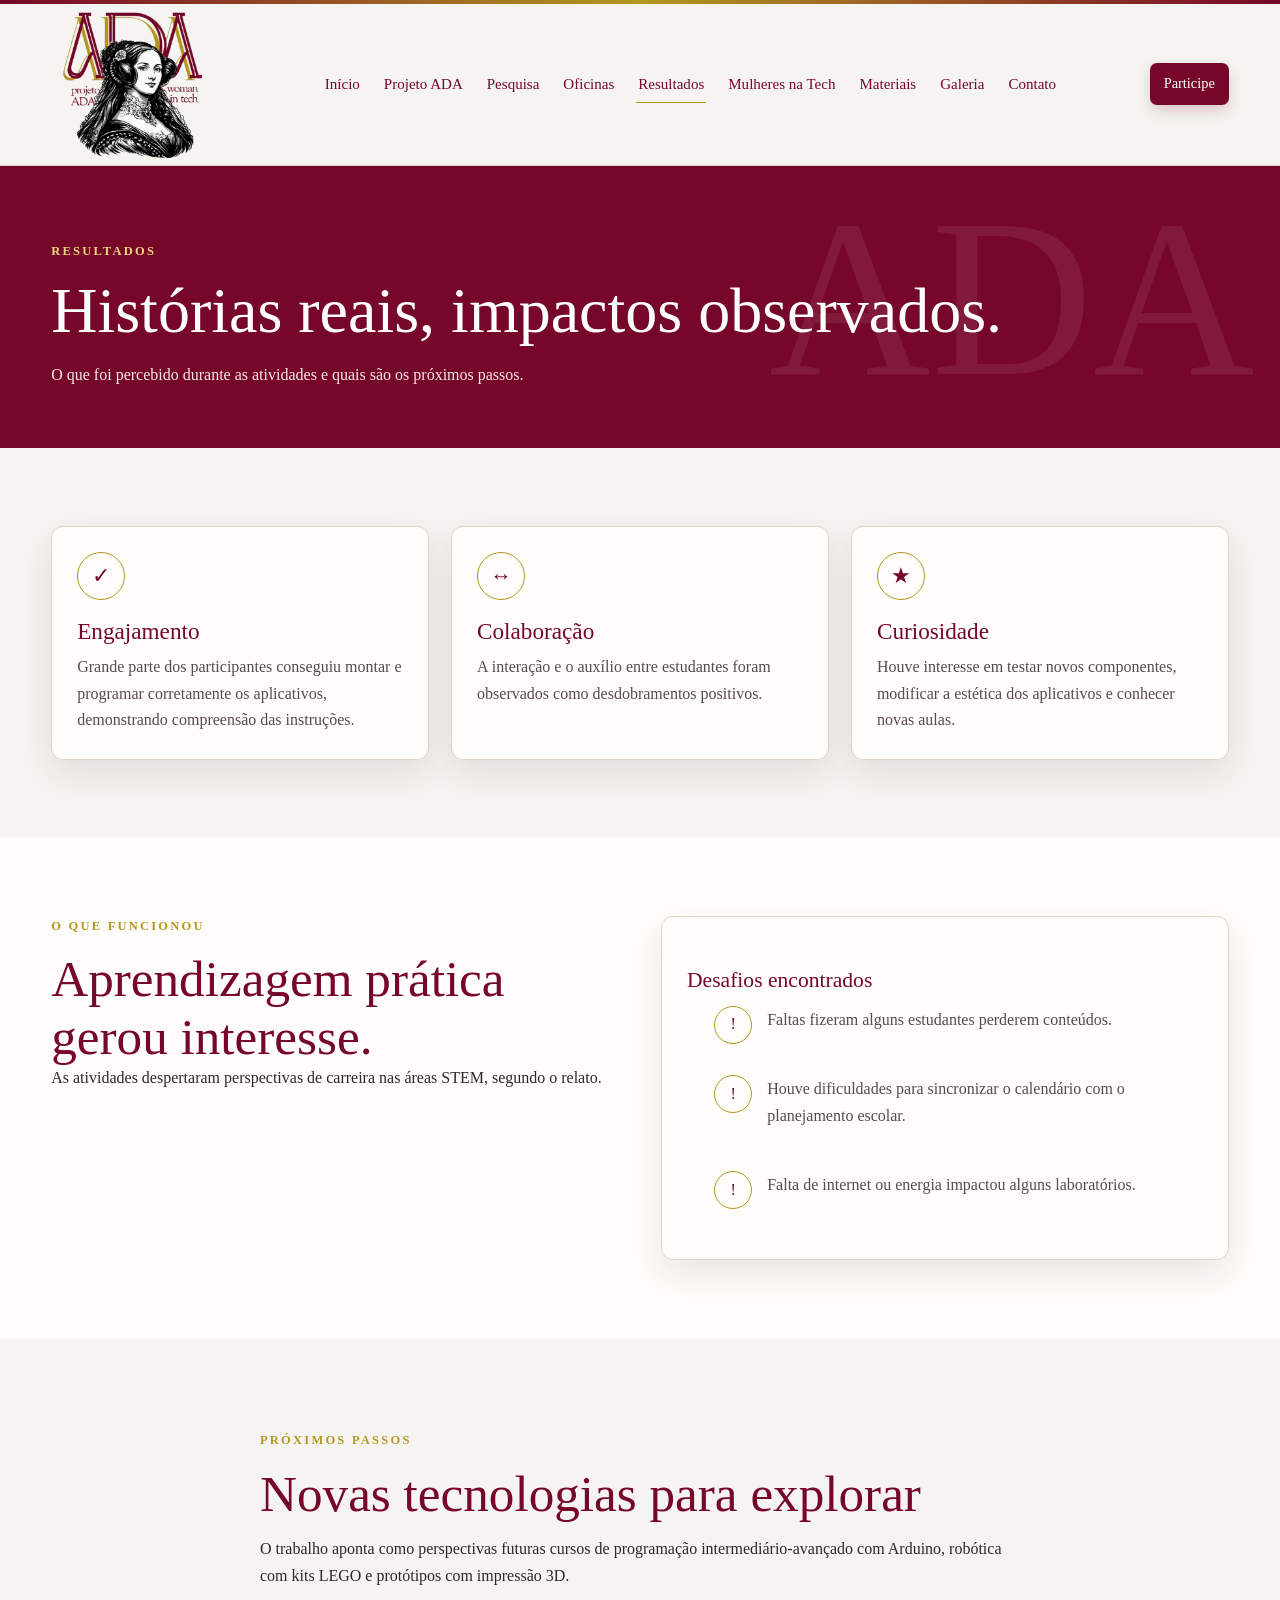
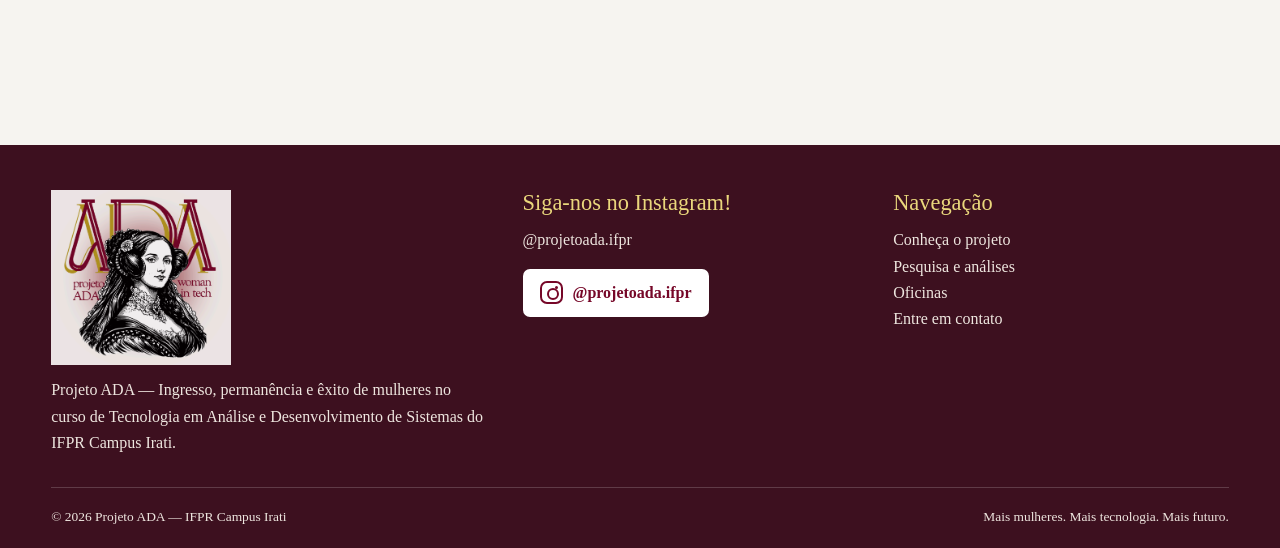
<file: resultados.html>
<!DOCTYPE html>
<html lang="pt-BR">
<head>
<meta charset="UTF-8">
<meta name="viewport" content="width=device-width, initial-scale=1.0">
<meta name="description" content="Projeto ADA — mulheres na tecnologia, IFPR Campus Irati.">
<title>Resultados | Projeto ADA</title>
<link rel="stylesheet" href="css/style.css">
<link rel="shortcut icon" type="imagex/png" href="img/ada.ico">
</head>

<body>
<div class="topline"></div>
<header class="header">
  <div class="container navbar">
    <a class="brand" href="index.html" aria-label="ADA - início">
      <img src="img/ada-semfundo.png" alt="Logo do Projeto ADA">
    </a>
    <button class="menu-btn" aria-label="Abrir menu">☰</button>
    <nav>
      <ul class="nav-links">
        <li><a class="" href="index.html">Início</a></li>
        <li><a class="" href="projeto.html">Projeto ADA</a></li>
        <li><a class="" href="pesquisa.html">Pesquisa</a></li>
        <li><a class="" href="oficinas.html">Oficinas</a></li>
        <li><a class="active" href="resultados.html">Resultados</a></li>
        <li><a class="" href="mulheres.html">Mulheres na Tech</a></li>
        <li><a class="" href="materiais.html">Materiais</a></li>
        <li><a class="" href="galeria.html">Galeria</a></li>
        <li><a class="" href="contato.html">Contato</a></li>
      </ul>
    </nav>
    <a class="btn small" href="contato.html">Participe</a>
  </div>
</header>

<main>
<section class="page-hero"><div class="container"><p class="eyebrow">Resultados</p><h1>Histórias reais, impactos observados.</h1><p>O que foi percebido durante as atividades e quais são os próximos passos.</p></div></section>
<section class="section"><div class="container">
  <div class="cards">
    <div class="card reveal"><div class="icon">✓</div>
    <h3>Engajamento</h3>
    <p>Grande parte dos participantes conseguiu montar e programar corretamente os aplicativos, demonstrando compreensão das instruções.</p>
  </div>
    <div class="card reveal"><div class="icon">↔</div>
      <h3>Colaboração</h3>
      <p>A interação e o auxílio entre estudantes foram observados como desdobramentos positivos.</p>
    </div>
    <div class="card reveal"><div class="icon">★</div>
      <h3>Curiosidade</h3>
      <p>Houve interesse em testar novos componentes, modificar a estética dos aplicativos e conhecer novas aulas.</p>
    </div>
  </div>
  </div>
</section>
<section class="section alt"><div class="container two-col">
<div>
  <p class="eyebrow">O que funcionou</p>
  <h2>Aprendizagem prática gerou interesse.</h2>
  <p>As atividades despertaram perspectivas de carreira nas áreas STEM, segundo o relato.</p>
</div>
<div class="card">
  <h3>Desafios encontrados</h3>
  <ul class="info-list">
    <li class="info-item"><div class="icon">!</div><p>Faltas fizeram alguns estudantes perderem conteúdos.</p></li>
    <li class="info-item"><div class="icon">!</div><p>Houve dificuldades para sincronizar o calendário com o planejamento escolar.</p></li>
    <li class="info-item"><div class="icon">!</div><p>Falta de internet ou energia impactou alguns laboratórios.</p></li>
  </ul>
</div>
</div>
</section>
<section class="section"><div class="container section-head"><p class="eyebrow">Próximos passos</p><h2>Novas tecnologias para explorar</h2><p>O trabalho aponta como perspectivas futuras cursos de programação intermediário-avançado com Arduino, robótica com kits LEGO e protótipos com impressão 3D.</p></div></section>
</main>

<footer class="footer">
  <div class="container footer-grid">
    <div>
      <img class="footer-logo" src="img/ada.webp" alt="Projeto ADA">
      <p>Projeto ADA — Ingresso, permanência e êxito de mulheres no curso de Tecnologia em Análise e Desenvolvimento de Sistemas do IFPR Campus Irati.</p>
    </div>
    <div>
      <h3>Siga-nos no Instagram!</h3>
      <p>@projetoada.ifpr</p>
      <a class="insta-btn" href="https://www.instagram.com/projetoada.ifpr/?hl=en" target="_blank" rel="noopener noreferrer" aria-label="Abrir Instagram do Projeto ADA">
        <span class="insta-icon"></span> @projetoada.ifpr
      </a>
    </div>
    <div>
      <h3>Navegação</h3>
      <p><a href="projeto.html">Conheça o projeto</a></p>
      <p><a href="pesquisa.html">Pesquisa e análises</a></p>
      <p><a href="oficinas.html">Oficinas</a></p>
      <p><a href="contato.html">Entre em contato</a></p>
    </div>
  </div>
  <div class="container footer-bottom">
    <span>© 2026 Projeto ADA — IFPR Campus Irati</span>
    <span>Mais mulheres. Mais tecnologia. Mais futuro.</span>
  </div>
</footer>
<div class="toast" aria-live="polite"></div>
<script src="js/script.js"></script>
</body>
</html>
</file>
<file: css/style.css>
/* =========================================================
   01. VARIÁVEIS / IDENTIDADE VISUAL
   ========================================================= */

:root {
    --vinho: #760728;
    --vinho-escuro: #4f041b;
    --dourado: #b49821;
    --creme: #f6f4f0;
    --creme-claro: #fffdf9;
    --creme-secundario: #eeeae2;
    --texto: #30262a;
    --texto-secundario: #574a4f;
    --borda: #ded5c8;
    --branco: #ffffff;
    --fonte-titulo: "Simple Serenity", "Cormorant Garamond", "Times New Roman", serif;
    --fonte-decorativa: "Lucien Schoenschrift Caj", "Baskerville", "Times New Roman", serif;
    --fonte-texto: "Sorts Mill Goudy", "Times New Roman", serif;
}

/* =========================================================
   02. CONFIGURAÇÕES GERAIS
   ========================================================= */

*{
    box-sizing: border-box;
    margin: 0;
    padding: 0;
}

html{
    scroll-behavior: smooth;
}

body{
    width: 100%;
    min-height: 100vh;
    background-color: var(--creme);
    color: var(--texto);
    font-family: var(--fonte-texto);
    font-size: 16px;
    line-height: 1.65;
}

a{
    color: inherit;
    text-decoration: none;
}

img{
    max-width: 100%;
    height: auto;
    display: block;
}

button, input, textarea, select{
    font-family: inherit;
    font-size: inherit;
}

button{
    cursor: pointer;
}

/* =========================================================
   03. CONTAINER PRINCIPAL
   ========================================================= */

.container{
    width: 92%;
    max-width: 1180px;
    margin-left: auto;
    margin-right: auto;
}

/* =========================================================
   04. LINHA DECORATIVA SUPERIOR
   ========================================================= */

.topline{
    width: 100%;
    height: 4px;
    background: linear-gradient(90deg, var(--vinho), var(--dourado), var(--vinho));
}

/* =========================================================
   05. CABEÇALHO
   ========================================================= */

.header{
    position: sticky;
    top: 0;
    z-index: 50;
    width: 100%;
    background-color: rgba(246, 244, 240, 0.96);
    border-bottom-width: 1px;
    border-bottom-style: solid;
    border-bottom-color: var(--borda);
    backdrop-filter: blur(12px);
}

.navbar{
    min-height: 82px;
    display: flex;
    align-items: center;
    justify-content: space-between;
    gap: 25px;
}

.brand{
    min-width: 180px;
    display: flex;
    align-items: center;
    gap: 10px;
}

.brand img{
    width: 165px;
    height: auto;
}

/* =========================================================
   06. MENU DE NAVEGAÇÃO
   ========================================================= */

.nav-links{
    display: flex;
    align-items: center;
    gap: 20px;
    list-style: none;
    font-size: 0.94rem;
}

.nav-links a{
    position: relative;
    display: block;
    padding-top: 10px;
    padding-right: 2px;
    padding-bottom: 10px;
    padding-left: 2px;
    color: var(--vinho);
}

.nav-links a::after{
    content: "";
    position: absolute;
    left: 0;
    bottom: 4px;
    width: 0;
    height: 1px;
    background-color: var(--dourado);
    transition: width 0.25s ease;
}

.nav-links a:hover::after{
    width: 100%;
}

.nav-links a.active::after{
    width: 100%;
}

/* =========================================================
   07. BOTÃO DO MENU MOBILE
   ========================================================= */

.menu-btn{
    display: none;
    border: none;
    background-color: transparent;
    color: var(--vinho);
    font-size: 1.7rem;
}

/* =========================================================
   08. BOTÕES GERAIS
   ========================================================= */

.btn{
    display: inline-flex;
    align-items: center;
    justify-content: center;
    gap: 8px;
    padding-top: 12px;
    padding-right: 20px;
    padding-bottom: 12px;
    padding-left: 20px;
    border-width: 0;
    border-style: solid;
    border-radius: 7px;
    background-color: var(--vinho);
    color: var(--branco);
    box-shadow: 0 6px 14px rgba(118, 7, 40, 0.18);
    transition:transform 0.25s ease, background-color 0.25s ease;
}

.btn:hover{
    transform: translateY(-2px);
    background-color: var(--vinho-escuro);
}

.btn.gold{
    background-color: var(--dourado);
    color: #241c08;
}

.btn.outline{
    background-color: transparent;
    color: var(--vinho);
    border-width: 1px;
    border-style: solid;
    border-color: var(--vinho);
    box-shadow: none;
}

.btn.small{
    padding-top: 9px;
    padding-right: 14px;
    padding-bottom: 9px;
    padding-left: 14px;
    font-size: 0.9rem;
}

/* =========================================================
   09. TÍTULOS
   ========================================================= */

h1, h2, h3{
    font-family: var(--fonte-titulo);
    font-weight: 500;
    color: var(--vinho);
    line-height: 1.12;
}

h1{
    font-size: clamp(3rem, 6vw, 5.4rem);
}

h2{
    font-size: clamp(2rem, 4vw, 3.4rem);
}

h3{
    font-size: 1.7rem;
}

.hero h1 em{
    font-family: var(--fonte-decorativa);
    font-weight: 400;
    color: var(--dourado);
}

/* =========================================================
   10. TEXTO AUXILIAR / EYEBROW
   ========================================================= */

.eyebrow{
    margin-bottom: 14px;
    color: var(--dourado);
    font-size: 0.78rem;
    font-weight: bold;
    letter-spacing: 0.18em;
    text-transform: uppercase;
}

.lead{
    max-width: 650px;
    margin-top: 24px;
    margin-bottom: 28px;
    font-size: 1.12rem;
}

/* =========================================================
   11. HERO DA PÁGINA INICIAL
   ========================================================= */

.hero{
    position: relative;
    overflow: hidden;
    padding-top: 85px;
    padding-bottom: 70px;
    background-color: var(--creme-claro);
}

.hero::before{
    content: "ADA";
    position: absolute;
    top: 20px;
    right: 2%;
    color: rgba(180, 152, 33, 0.08);
    font-family: Georgia, serif;
    font-size: 14rem;
    line-height: 1;
    pointer-events: none;
}

.hero-grid{
    display: grid;
    grid-template-columns: 1.05fr 0.95fr;
    align-items: center;
    gap: 55px;
}

.hero-actions{
    display: flex;
    flex-wrap: wrap;
    gap: 12px;
}

.hero-art{
    position: relative;
    display: flex;
    align-items: center;
    justify-content: center;
}

.hero-art img{
    width: min(470px, 100%);
    filter: drop-shadow(0 20px 22px rgba(64, 17, 30, 0.13));
}

/* =========================================================
   12. FAIXA DE ESTATÍSTICAS
   ========================================================= */

.stats{
    padding-top: 28px;
    padding-bottom: 28px;
    background-color: var(--vinho);
    color: var(--branco);
}

.stats-grid{
    display: grid;
    grid-template-columns: repeat(4, 1fr);
    gap: 20px;
}

.stat{
    text-align: center;
    border-right-width: 1px;
    border-right-style: solid;
    border-right-color: rgba(255, 255, 255, 0.22);
}

.stat:last-child{
    border-right: none;
}

.stat strong{
    display: block;
    color: var(--branco);
    font-family: var(--fonte-titulo);
    font-size: 2.3rem;
}

.stat span{
    color: #f2e7df;
    font-size: 0.92rem;
}

/* =========================================================
   13. SEÇÕES
   ========================================================= */

.section{
    padding-top: 78px;
    padding-bottom: 78px;
}

.section.alt{
    background-color: var(--creme-claro);
}

.section-head{
    max-width: 760px;
    margin-bottom: 38px;
}

.section-head p{
    margin-top: 14px;
}

/* =========================================================
   14. CARDS
   ========================================================= */

.cards{
    display: grid;
    grid-template-columns: repeat(3, 1fr);
    gap: 22px;
}

.card{
    padding-top: 25px;
    padding-right: 25px;
    padding-bottom: 25px;
    padding-left: 25px;
    background-color: var(--creme-claro);
    border-width: 1px;
    border-style: solid;
    border-color: var(--borda);
    border-radius: 12px;
    box-shadow: 0 14px 35px rgba(71, 20, 31, 0.10);
}

.card.alt{
    background-color: var(--creme);
}

.card h3{
    margin-bottom: 10px;
    font-size: 1.45rem;
}

.card p{
    color: var(--texto-secundario);
}

/* =========================================================
   15. ÍCONES DOS CARDS
   ========================================================= */

.icon{
    width: 48px;
    height: 48px;
    display: grid;
    place-items: center;
    margin-bottom: 18px;
    border-width: 1px;
    border-style: solid;
    border-color: var(--dourado);
    border-radius: 50%;
    color: var(--vinho);
    font-size: 1.35rem;
}

/* =========================================================
   16. TÍTULO DAS PÁGINAS INTERNAS
   ========================================================= */

.page-hero{
    position: relative;
    overflow: hidden;
    padding-top: 60px;
    padding-bottom: 60px;
    background-color: var(--vinho);
    color: var(--branco);
}

.page-hero::before{
    content: "ADA";
    position: absolute;
    top: 20px;
    right: 2%;
    color: rgba(255, 255, 255, 0.08);
    font-family: Georgia, serif;
    font-size: 14rem;
    line-height: 1;
    pointer-events: none;
}

.page-hero h1{
    color: var(--branco);
    font-size: clamp(2.7rem, 5vw, 4.5rem);
}

.page-hero .eyebrow {
    color: #ead77c;
}

.page-hero p{
    max-width: 760px;
    margin-top: 15px;
    color: #f7e9ed;
}

/* =========================================================
   17. LAYOUT DE DUAS COLUNAS
   ========================================================= */

.two-col{
    display: grid;
    grid-template-columns: 1fr 1fr;
    align-items: start;
    gap: 42px;
}

/* =========================================================
   18. LISTAS DE INFORMAÇÕES
   ========================================================= */

.info-list{
    display: grid;
    gap: 14px;
    margin-top: 20px;
}

.info-item{
    display: flex;
    align-items: flex-start;
    gap: 15px;
}

.info-item .icon{
    flex-shrink: 0;
    width: 38px;
    height: 38px;
    margin-bottom: 0;
    font-size: 1rem;
}

/* =========================================================
   19. LINHA DO TEMPO
   ========================================================= */

.timeline{
    position: relative;
    display: grid;
    gap: 22px;
    margin-top: 28px;
}

.timeline::before{
    content: "";
    position: absolute;
    top: 8px;
    bottom: 8px;
    left: 18px;
    width: 2px;
    background-color: var(--dourado);
}

.timeline-item{
    position: relative;
    display: grid;
    grid-template-columns: 38px 1fr;
    gap: 18px;
}

.timeline-dot{
    z-index: 1;
    width: 38px;
    height: 38px;
    border-width: 3px;
    border-style: solid;
    border-color: var(--creme);
    border-radius: 50%;
    outline-width: 1px;
    outline-style: solid;
    outline-color: var(--dourado);
    background-color: var(--vinho);
}

.timeline-content{
    padding: 20px;
    background-color: var(--creme-claro);
    border-width: 1px;
    border-style: solid;
    border-color: var(--borda);
    border-radius: 10px;
}

/* =========================================================
   20. ABAS
   ========================================================= */

.tabs{
    display: flex;
    flex-wrap: wrap;
    gap: 8px;
    margin-bottom: 28px;
}

.tab-btn{
    padding-top: 11px;
    padding-right: 18px;
    padding-bottom: 11px;
    padding-left: 18px;
    border-width: 1px;
    border-style: solid;
    border-color: var(--borda);
    border-radius: 6px;
    background-color: var(--creme-claro);
    color: var(--vinho);
}

.tab-btn.active{
    background-color: var(--vinho);
    color: var(--branco);
}

.tab-panel{
    display: none;
}

.tab-panel.active{
    display: block;
}

/* =========================================================
   21. GRÁFICOS
   ========================================================= */

.chart-card{
    padding: 28px;
    background-color: var(--creme-claro);
    border-width: 1px;
    border-style: solid;
    border-color: var(--borda);
    border-radius: 12px;
}

.bar-chart{
    display: grid;
    gap: 15px;
    margin-top: 20px;
}

.bar-row{
    display: grid;
    grid-template-columns: 90px 1fr 55px;
    align-items: center;
    gap: 12px;
}

.bar-track{
    height: 18px;
    overflow: hidden;
    background-color: #e8e1d8;
    border-radius: 30px;
}

.bar-fill{
    height: 100%;
    background-color: var(--vinho);
    border-radius: 30px;
    transition: width 0.9s ease;
}

.bar-fill.gold{
    background-color: var(--dourado);
}

/* =========================================================
   22. AVISO / NOTA
   ========================================================= */

.note{
    margin-top: 22px;
    padding-top: 15px;
    padding-right: 18px;
    padding-bottom: 15px;
    padding-left: 18px;
    border-left-width: 4px;
    border-left-style: solid;
    border-left-color: var(--dourado);
    background-color: #fbf7ed;
}

/* =========================================================
   23. TABELAS
   ========================================================= */

.table-wrap{
    overflow-x: auto;
    background-color: var(--creme-claro);
    border-width: 1px;
    border-style: solid;
    border-color: var(--borda);
    border-radius: 10px;
}

table{
    width: 100%;
    border-collapse: collapse;
    min-width: 650px;
}

th,td{
    padding-top: 14px;
    padding-right: 14px;
    padding-bottom: 14px;
    padding-left: 14px;
    text-align: left;
    border-bottom-width: 1px;
    border-bottom-style: solid;
    border-bottom-color: var(--borda);
}

th{
    background-color: #f4efe6;
    color: var(--vinho);
}

/* =========================================================
   24. GALERIA
   ========================================================= */

.gallery{
    display: grid;
    grid-template-columns: repeat(3, 1fr);
    gap: 15px;
}

.gallery-item{
    position: relative;
    overflow: hidden;
    min-height: 180px;
    background-color: var(--creme-claro);
    border-width: 1px;
    border-style: solid;
    border-color: var(--borda);
    border-radius: 10px;
    cursor: pointer;
}

.fake-photo{
    height: 220px;
    display: grid;
    place-items: center;
    padding: 20px;
    background: linear-gradient(135deg, #e9e1d5,#fffdf9);
    color: var(--vinho);
    font-family: var(--fonte-titulo);
    font-size: 1.35rem;
    text-align: center;
    transition: transform 0.3s ease;
}

.gallery-item:hover .fake-photo{
    transform: scale(1.03);
}

.gallery-caption{
    padding: 13px;
}

/* =========================================================
   25. NOTÍCIAS
   ========================================================= */

.news-grid{
    display: grid;
    grid-template-columns: repeat(3, 1fr);
    gap: 20px;
}

.news-card{
    overflow: hidden;
    background-color: var(--creme-claro);
    border-width: 1px;
    border-style: solid;
    border-color: var(--borda);
    border-radius: 12px;
}

.news-img{
    height: 170px;
    display: grid;
    place-items: center;
    padding: 20px;
    background: linear-gradient(135deg, var(--vinho), #a33b58);
    color: var(--branco);
    font-family: var(--fonte-titulo);
    font-size: 2rem;
    text-align: center;
}

.news-body{
    padding: 20px;
}

.news-body small{
    color: var(--dourado);
}

/* =========================================================
   26. FILTROS
   ========================================================= */

.filters{
    display: flex;
    flex-wrap: wrap;
    gap: 10px;
    margin-top: 22px;
    margin-bottom: 22px;
}

.filter-btn{
    padding-top: 9px;
    padding-right: 15px;
    padding-bottom: 9px;
    padding-left: 15px;
    border-width: 1px;
    border-style: solid;
    border-color: var(--borda);
    border-radius: 20px;
    background-color: var(--creme-claro);
    color: var(--vinho);
}

.filter-btn.active{
    background-color: var(--vinho);
    color: var(--branco);
    border-color: var(--vinho);
}

/* =========================================================
   27. FORMULÁRIOS
   ========================================================= */

.form-grid{
    display: grid;
    grid-template-columns: 1fr 1fr;
    gap: 18px;
}

.field{
    display: grid;
    gap: 7px;
}

.field.full{
    grid-column: 1 / -1;
}

.field label{
    color: var(--vinho);
    font-weight: bold;
}

.field input,.field textarea,.field select{
    width: 100%;
    padding-top: 13px;
    padding-right: 13px;
    padding-bottom: 13px;
    padding-left: 13px;
    background-color: var(--creme-claro);
    border-width: 1px;
    border-style: solid;
    border-color: var(--borda);
    border-radius: 7px;
    outline: none;
}

.field input:focus,.field textarea:focus,.field select:focus{
    border-color: var(--dourado);
    box-shadow: 0 0 0 3px rgba(180, 152, 33, 0.12);
}

.field textarea{
    min-height: 140px;
    resize: vertical;
}

/* =========================================================
   28. CONTATO
   ========================================================= */

.contact-gri{
    display: grid;
    grid-template-columns: 0.8fr 1.2fr;
    gap: 35px;
}

.instagram-box{
    margin-top: 20px;
    padding: 30px;
    background-color: var(--vinho);
    border-radius: 12px;
    color: var(--branco);
}

.instagram-box h3{
    color: var(--branco);
}

.insta-btn{
    display: inline-flex;
    align-items: center;
    gap: 10px;
    margin-top: 15px;
    padding-top: 11px;
    padding-right: 17px;
    padding-bottom: 11px;
    padding-left: 17px;
    background-color: var(--branco);
    border-radius: 7px;
    color: var(--vinho);
    font-weight: bold;
}

/* =========================================================
   29. ÍCONE DO INSTAGRAM
   ========================================================= */

.insta-icon{
    position: relative;
    display: inline-block;
    width: 23px;
    height: 23px;
    border-width: 2px;
    border-style: solid;
    border-color: currentColor;
    border-radius: 7px;
}

.insta-icon::before {
    content: "";
    position: absolute;
    top: 5px;
    left: 5px;
    width: 8px;
    height: 8px;
    border-width: 2px;
    border-style: solid;
    border-color: currentColor;
    border-radius: 50%;
}

.insta-icon::after{
    content: "";
    position: absolute;
    top: 3px;
    right: 3px;
    width: 3px;
    height: 3px;
    background-color: currentColor;
    border-radius: 50%;
}

/* =========================================================
   30. RODAPÉ
   ========================================================= */

.footer{
    margin-top: 40px;
    padding-top: 45px;
    padding-bottom: 20px;
    background-color: #3d101f;
    color: #eee6df;
}

.footer-grid{
    display: grid;
    grid-template-columns: 1.3fr 1fr 1fr;
    gap: 35px;
}

.footer-logo{
    width: 180px;
    margin-bottom: 12px;
    opacity: 0.95;
}

.footer h3{
    margin-bottom: 12px;
    color: #ead77c;
    font-size: 1.4rem;
}

.footer a:hover{
    color: #ead77c;
}

.footer-bottom{
    display: flex;
    justify-content: space-between;
    gap: 15px;
    margin-top: 30px;
    padding-top: 18px;
    border-top-width: 1px;
    border-top-style: solid;
    border-top-color: rgba(255, 255, 255, 0.18);
    font-size: 0.84rem;
}

/* =========================================================
   31. MODAL
   ========================================================= */

.modal{
    position: fixed;
    top: 0;
    right: 0;
    bottom: 0;
    left: 0;
    z-index: 100;
    display: none;
    align-items: center;
    justify-content: center;
    padding: 20px;
    background-color: rgba(31, 8, 16, 0.72);
}

.modal.show{
    display: flex;
}

.modal-box{
    position: relative;
    width: 100%;
    max-width: 650px;
    padding: 30px;
    background-color: var(--creme-claro);
    border-radius: 12px;
    box-shadow: 0 25px 60px rgba(0, 0, 0, 0.25);
}

.close{
    position: absolute;
    top: 12px;
    right: 15px;
    border: none;
    background-color: transparent;
    color: var(--vinho);
    font-size: 1.8rem;
}

/* =========================================================
   32. ANIMAÇÕES
   ========================================================= */

.reveal{
    opacity: 0;
    transform: translateY(18px);
    transition:opacity 0.7s ease, transform 0.7s ease;
}

.reveal.visible{
    opacity: 1;
    transform: translateY(0);
}

.toast{
    position: fixed;
    right: 20px;
    bottom: 20px;
    z-index: 120;
    padding-top: 14px;
    padding-right: 18px;
    padding-bottom: 14px;
    padding-left: 18px;
    background-color: var(--vinho);
    border-radius: 8px;
    color: var(--branco);
    box-shadow: 0 14px 35px rgba(71, 20, 31, 0.10);
    transform: translateY(120px);
    opacity: 0;
    transition: transform 0.3s ease, opacity 0.3s ease;
}

.toast.show{
    transform: translateY(0);
    opacity: 1;
}

/* =========================================================
   33. RESPONSIVIDADE — TABLET
   ========================================================= */

@media (max-width: 900px) {
    .nav-links{
        position: absolute;
        top: 82px;
        left: 0;
        right: 0;
        display: none;
        flex-direction: column;
        align-items: stretch;
        padding-top: 18px;
        padding-right: 4%;
        padding-bottom: 18px;
        padding-left: 4%;
        background-color: var(--creme);
        border-bottom-width: 1px;
        border-bottom-style: solid;
        border-bottom-color: var(--borda);
    }

    .nav-links.open{
        display: flex;
    }

    .menu-btn{
        display: block;
    }

    .navbar > .btn{
        display: none;
    }

    .hero-grid{
        grid-template-columns: 1fr;
    }

    .hero-art{
        order: -1;
    }

    .two-col{
        grid-template-columns: 1fr;
    }

    .contact-grid{
        grid-template-columns: 1fr;
    }

    .cards{
        grid-template-columns: 1fr 1fr;
    }

    .news-grid{
        grid-template-columns: 1fr 1fr;
    }

    .stats-grid{
        grid-template-columns: 1fr 1fr;
    }

    .gallery{
        grid-template-columns: 1fr 1fr;
    }
}

/* =========================================================
   34. RESPONSIVIDADE — CELULAR
   ========================================================= */

@media (max-width: 620px){
    h1{
        font-size: 3rem;
    }

    .section{
        padding-top: 55px;
        padding-bottom: 55px;
    }

    .hero{
        padding-top: 55px;
        padding-bottom: 55px;
    }

    .cards{
        grid-template-columns: 1fr;
    }

    .news-grid{
        grid-template-columns: 1fr;
    }

    .gallery{
        grid-template-columns: 1fr;
    }

    .stats-grid{
        grid-template-columns: 1fr;
    }

    .form-grid{
        grid-template-columns: 1fr;
    }

    .footer-grid{
        grid-template-columns: 1fr;
    }

    .stat{
        padding-top: 12px;
        padding-bottom: 12px;
        border-right: none;
        border-bottom-width: 1px;
        border-bottom-style: solid;
        border-bottom-color: rgba(255, 255, 255, 0.18);
    }

    .stat:last-child{
        border-bottom: none;
    }

    .footer-bottom{
        flex-direction: column;
    }

    .bar-row{
        grid-template-columns: 70px 1fr 45px;
        font-size: 0.9rem;
    }

    .hero::before,.page-hero::before{
    font-size: 8rem;
    }
}

/* =========================================================
Estilos complementares exclusivos dos conteúdos adicionados à página Pesquisa.
========================================================= */

.ada-research-extra{
  margin-top: 2rem;
  padding-top: 1.5rem;
  border-top: 1px solid rgba(120, 120, 120, 0.22);
}

.ada-extra-heading{
  max-width: 780px;
  margin-bottom: 1.25rem;
}

.ada-extra-heading h2{
  margin: 0.25rem 0 0.65rem;
}

.ada-extra-heading p:last-child {
  margin-bottom: 0;
}

.ada-extra-grid{
  display: grid;
  grid-template-columns: repeat(2, minmax(0, 1fr));
  gap: 1rem;
  margin-top: 1rem;
}

.ada-extra-card{
  min-width: 0;
  padding: 1.15rem;
  border: 1px solid rgba(120, 120, 120, 0.22);
  border-radius: 14px;
  background: var(--card, #fff);
}

.ada-extra-card h3{
  margin: 0.2rem 0 0.55rem;
}

.ada-extra-card p:last-child{
  margin-bottom: 0;
}

.ada-extra-kicker{
  margin: 0 0 0.35rem;
  font-size: 0.78rem;
  font-weight: 700;
  letter-spacing: 0.035em;
  text-transform: uppercase;
  opacity: 0.72;
}

.ada-extra-grid-stats{
  grid-template-columns: repeat(2, minmax(0, 1fr));
}

.ada-stat-number{
  display: block;
  margin-bottom: 0.35rem;
  font-size: clamp(1.8rem, 4vw, 2.6rem);
  font-weight: 800;
  line-height: 1.1;
}

.ada-source-note{
  margin: 1rem 0 0;
  font-size: 0.86rem;
  line-height: 1.55;
  opacity: 0.78;
}

.ada-extra-callout{
  margin-top: 1rem;
  padding: 1.15rem;
  border-left: 4px solid var(--accent, #8a5a9e);
  border-radius: 0 12px 12px 0;
  background: rgba(120, 120, 120, 0.08);
}

.ada-extra-callout h3{
  margin-top: 0;
}

.ada-extra-callout p:last-child{
  margin-bottom: 0;
}

@media (max-width: 720px){
  .ada-extra-grid, .ada-extra-grid-stats{
    grid-template-columns: 1fr;
  }
  .ada-extra-card, .ada-extra-callout{
    padding: 1rem;
  }
}

/* ========================================
   Seção: Como as oficinas foram acompanhadas
   ======================================== */

.section.alt .section-head {
    margin-bottom: 1.5rem;
}

.section.alt .section-head .eyebrow {
    margin-bottom: 0.5rem;
}

.section.alt .section-head h2 {
    margin-top: 0;
    line-height: 1.2;
}

/* Card da metodologia: usa as cores e bordas do tema principal */

.section.alt .card {
    line-height: 1.7;
}

.section.alt .card p {
    margin-top: 0;
    margin-bottom: 1rem;
    line-height: 1.7;
}

.section.alt .card h3 {
    margin-top: 1.5rem;
    margin-bottom: 0.75rem;
    color: var(--vinho);
    font-size: 1.35rem;
    line-height: 1.3;
}

.section.alt .card ul {
    margin: 0.75rem 0 1.25rem;
    padding-left: 1.5rem;
}

.section.alt .card li {
    margin-bottom: 0.75rem;
    padding-left: 0.2rem;
    color: var(--texto-secundario);
    line-height: 1.65;
}

.section.alt .card li:last-child {
    margin-bottom: 0;
}

.section.alt .card li strong {
    color: var(--vinho);
    font-weight: 600;
}

/* Nota de contexto: destaque dourado, alinhado aos avisos do site */

.section.alt .card .note {
    margin-top: 1.25rem;
    padding: 0.85rem 1rem;
    border-left: 4px solid var(--dourado);
    border-radius: 0 8px 8px 0;
    background-color: #fbf7ed;
    color: var(--texto-secundario);
    line-height: 1.6;
}

/* Referência da fonte */

.section.alt .card .ada-source-note {
    margin-top: 1rem;
    margin-bottom: 0;
    padding-top: 0.75rem;
    border-top: 1px solid var(--borda);
    color: var(--texto-secundario);
    font-size: 0.875rem;
    line-height: 1.6;
}

/* Ajustes para telas menores */

@media (max-width: 720px) {
    .section.alt .section-head {
        margin-bottom: 1rem;
    }

    .section.alt .card {
        padding: 1.25rem;
    }

    .section.alt .card h3 {
        margin-top: 1.25rem;
        font-size: 1.2rem;
    }

    .section.alt .card ul {
        padding-left: 1.2rem;
    }

    .section.alt .card li {
        margin-bottom: 0.85rem;
    }

    .section.alt .card .note {
        padding: 0.75rem;
    }
}

/* =========================================================
   35. MULHERES NA TECH — cards de trajetórias inspiradoras
   ========================================================= */

.women-section {
    background:
        radial-gradient(ellipse at 100% 0%, rgba(180, 152, 33, 0.08), transparent 34%),
        var(--creme);
}

.women-grid {
    display: grid;
    grid-template-columns: repeat(3, minmax(0, 1fr));
    gap: 24px;
    align-items: stretch;
}

.woman-card {
    position: relative;
    display: flex;
    flex-direction: column;
    min-width: 0;
    padding: 25px;
    overflow: hidden;
    background: var(--creme-claro);
    border: 1px solid var(--borda);
    border-radius: 14px;
    box-shadow: 0 14px 35px rgba(71, 20, 31, 0.08);
    transition: transform 0.25s ease, box-shadow 0.25s ease, border-color 0.25s ease;
}

.woman-card::before {
    content: "";
    position: absolute;
    inset: 0 0 auto;
    height: 4px;
    background: linear-gradient(90deg, var(--vinho), var(--dourado));
}

.woman-card:hover {
    transform: translateY(-5px);
    border-color: rgba(180, 152, 33, 0.75);
    box-shadow: 0 20px 42px rgba(71, 20, 31, 0.13);
}

.woman-card-top {
    display: flex;
    justify-content: space-between;
    align-items: flex-start;
    gap: 12px;
    margin-bottom: 20px;
}

.woman-number {
    color: var(--dourado);
    font-family: var(--fonte-titulo);
    font-size: 1.15rem;
    font-weight: 700;
}

.woman-field {
    max-width: 75%;
    padding: 5px 9px;
    border: 1px solid rgba(180, 152, 33, 0.45);
    border-radius: 30px;
    color: var(--vinho);
    font-size: 0.7rem;
    line-height: 1.4;
    text-align: right;
}

.woman-monogram {
    display: grid;
    place-items: center;
    width: 76px;
    height: 76px;
    margin-bottom: 18px;
    border: 1px solid rgba(180, 152, 33, 0.65);
    border-radius: 50%;
    background: linear-gradient(145deg, #fffdf9, #eee5d9);
    color: var(--vinho);
    font-family: var(--fonte-titulo);
    font-size: 1.8rem;
    letter-spacing: 0.04em;
    box-shadow: inset 0 0 0 5px rgba(180, 152, 33, 0.07);
}

.woman-card h3 {
    margin-bottom: 5px;
    font-size: 1.7rem;
}

.woman-role {
    margin-bottom: 15px;
    color: var(--dourado);
    font-size: 0.9rem;
    font-weight: 700;
}

.woman-bio {
    margin-bottom: 18px;
    color: var(--texto-secundario);
    font-size: 0.97rem;
    line-height: 1.7;
}

.woman-card blockquote {
    position: relative;
    margin-top: auto;
    padding: 18px 17px 16px;
    border-left: 3px solid var(--dourado);
    border-radius: 0 8px 8px 0;
    background: #fbf7ed;
    color: var(--vinho-escuro);
    font-family: var(--fonte-titulo);
    font-size: 1.2rem;
    font-style: italic;
    line-height: 1.45;
}

.woman-card blockquote::before {
    content: "“";
    display: block;
    margin-bottom: -9px;
    color: var(--dourado);
    font-family: Georgia, serif;
    font-size: 2.5rem;
    font-style: normal;
    line-height: 1;
}

.woman-quote-note {
    margin-top: 10px;
    color: var(--texto-secundario);
    font-size: 0.76rem;
    line-height: 1.5;
}

.women-callout {
    display: flex;
    align-items: flex-start;
    gap: 18px;
    margin-top: 34px;
    padding: 27px 30px;
    border: 1px solid rgba(180, 152, 33, 0.5);
    border-radius: 12px;
    background: var(--creme-claro);
}

.women-callout-mark {
    flex: 0 0 auto;
    color: var(--dourado);
    font-size: 1.8rem;
    line-height: 1.2;
}

.women-callout h3 {
    margin-bottom: 8px;
    font-size: 1.55rem;
}

.women-callout p {
    color: var(--texto-secundario);
}

.women-source-note {
    margin-top: 18px;
    color: var(--texto-secundario);
    font-size: 0.82rem;
    line-height: 1.6;
}

@media (max-width: 1000px) {
    .women-grid {
        grid-template-columns: repeat(2, minmax(0, 1fr));
    }
}

@media (max-width: 620px) {
    .women-grid {
        grid-template-columns: 1fr;
    }

    .woman-card {
        padding: 22px;
    }

    .women-callout {
        padding: 22px;
    }

    .woman-card blockquote {
        font-size: 1.15rem;
    }
}

@media (prefers-reduced-motion: reduce) {
    .woman-card {
        transition: none;
    }

    .woman-card:hover {
        transform: none;
    }
}

/* ==========================================
   MULHERES NA TECH — CARDS
   ========================================== */

.women-section {
    background:
        radial-gradient(
            ellipse at 100% 0%,
            rgba(180, 152, 33, 0.08),
            transparent 34%
        ),
        var(--creme);
}

/* Grade dos cards */
.women-grid {
    display: grid;
    grid-template-columns: repeat(3, minmax(0, 1fr));
    gap: 24px;
    align-items: stretch;
}

/* Card individual */
.woman-card {
    position: relative;
    display: flex;
    flex-direction: column;
    min-width: 0;
    padding: 25px;
    overflow: hidden;

    background: var(--creme-claro);
    border: 1px solid var(--borda);
    border-radius: 14px;

    box-shadow: 0 14px 35px rgba(71, 20, 31, 0.08);

    transition:
        transform 0.25s ease,
        box-shadow 0.25s ease,
        border-color 0.25s ease;
}

/* Detalhe dourado no topo do card */
.woman-card::before {
    content: "";
    position: absolute;
    inset: 0 0 auto;
    height: 4px;

    background: linear-gradient(
        90deg,
        var(--vinho),
        var(--dourado)
    );
}

/* Efeito ao passar o mouse */
.woman-card:hover {
    transform: translateY(-5px);
    border-color: rgba(180, 152, 33, 0.75);
    box-shadow: 0 20px 42px rgba(71, 20, 31, 0.13);
}

/* Cabeçalho do card */
.woman-card-top {
    display: flex;
    justify-content: space-between;
    align-items: flex-start;
    gap: 12px;
    margin-bottom: 20px;
}

/* Número do card */
.woman-number {
    color: var(--dourado);
    font-family: var(--fonte-titulo);
    font-size: 1.15rem;
    font-weight: 700;
}

/* Etiqueta da área de atuação */
.woman-field {
    max-width: 75%;
    padding: 5px 9px;

    border: 1px solid rgba(180, 152, 33, 0.45);
    border-radius: 30px;

    color: var(--vinho);
    font-size: 0.7rem;
    line-height: 1.4;
    text-align: right;
}

/* Imagem e legenda */
.woman-portrait {
    width: 100%;
    margin: 0 0 18px;
    text-align: left;
}

/* Retrato circular */
.woman-photo {
    display: block;
    width: 110px;
    height: 110px;
    margin: 0;

    border: 2px solid rgba(180, 152, 33, 0.75);
    border-radius: 50%;

    object-fit: cover;
    object-position: center 30%;

    background: #eee5d9;
    box-shadow: 0 4px 14px rgba(71, 20, 31, 0.12);
}

/* Fonte da imagem */
.woman-portrait figcaption {
    margin-top: 6px;
    font-size: 0.68rem;
    line-height: 1.3;
}

.woman-portrait figcaption a {
    color: var(--texto-secundario);
    text-decoration: underline;
    text-underline-offset: 2px;
}

.woman-portrait figcaption a:hover {
    color: var(--vinho);
}

/* Nome da personalidade */
.woman-card h3 {
    margin-bottom: 5px;
    font-size: 1.7rem;
}

/* Profissão */
.woman-role {
    margin-bottom: 15px;
    color: var(--dourado);
    font-size: 0.9rem;
    font-weight: 700;
}

/* Biografia */
.woman-bio {
    margin-bottom: 18px;
    color: var(--texto-secundario);
    font-size: 0.97rem;
    line-height: 1.7;
}

/* Frase em destaque */
.woman-card blockquote {
    position: relative;
    margin-top: auto;
    padding: 18px 17px 16px;

    border-left: 3px solid var(--dourado);
    border-radius: 0 8px 8px 0;

    background: #fbf7ed;
    color: var(--vinho-escuro);

    font-family: var(--fonte-titulo);
    font-size: 1.2rem;
    font-style: italic;
    line-height: 1.45;
}

/* Aspas decorativas */
.woman-card blockquote::before {
    content: "“";
    display: block;
    margin-bottom: -9px;

    color: var(--dourado);
    font-family: Georgia, serif;
    font-size: 2.5rem;
    font-style: normal;
    line-height: 1;
}

/* Observação sobre a frase */
.woman-quote-note {
    margin-top: 10px;
    color: var(--texto-secundario);
    font-size: 0.76rem;
    line-height: 1.5;
}

/* Bloco final sobre representatividade */
.women-callout {
    display: flex;
    align-items: flex-start;
    gap: 18px;

    margin-top: 34px;
    padding: 27px 30px;

    border: 1px solid rgba(180, 152, 33, 0.5);
    border-radius: 12px;
    background: var(--creme-claro);
}

/* Símbolo decorativo */
.women-callout-mark {
    flex: 0 0 auto;
    color: var(--dourado);
    font-size: 1.8rem;
    line-height: 1.2;
}

/* Título do bloco final */
.women-callout h3 {
    margin-bottom: 8px;
    font-size: 1.55rem;
}

/* Texto do bloco final */
.women-callout p {
    color: var(--texto-secundario);
}

/* Nota sobre as citações */
.women-source-note {
    margin-top: 18px;
    color: var(--texto-secundario);
    font-size: 0.82rem;
    line-height: 1.6;
}

/* ==========================================
   RESPONSIVIDADE
   ========================================== */

/* Tablets e telas médias */
@media (max-width: 1000px){
    .women-grid {
        grid-template-columns: repeat(2, minmax(0, 1fr));
    }
}

/* Celulares */
@media (max-width: 620px){
    .women-grid {
        grid-template-columns: 1fr;
    }

    .woman-card{
        padding: 22px;
    }

    .woman-photo{
        width: 100px;
        height: 100px;
    }

    .women-callout{
        padding: 22px;
    }

    .woman-card blockquote{
        font-size: 1.15rem;
    }
}

/* Respeita a preferência por movimento reduzido */
@media (prefers-reduced-motion: reduce) {
    .woman-card{
        transition: none;
    }

    .woman-card:hover{
        transform: none;
    }
}

/* QR Code do grupo de WhatsApp */

.whatsapp-qr {
    display: flex;
    justify-content: center;
    align-items: center;
    margin: 20px auto;
    padding: 12px;
    width: fit-content;
    background-color: #ffffff;
    border: 1px solid #e5d9dd;
    border-radius: 12px;
}

.whatsapp-qr img {
    display: block;
    width: 180px;
    max-width: 100%;
    height: auto;
    object-fit: contain;
}

.qr-caption {
    text-align: center;
    font-size: 0.9rem;
    opacity: 0.85;
}
</file>
